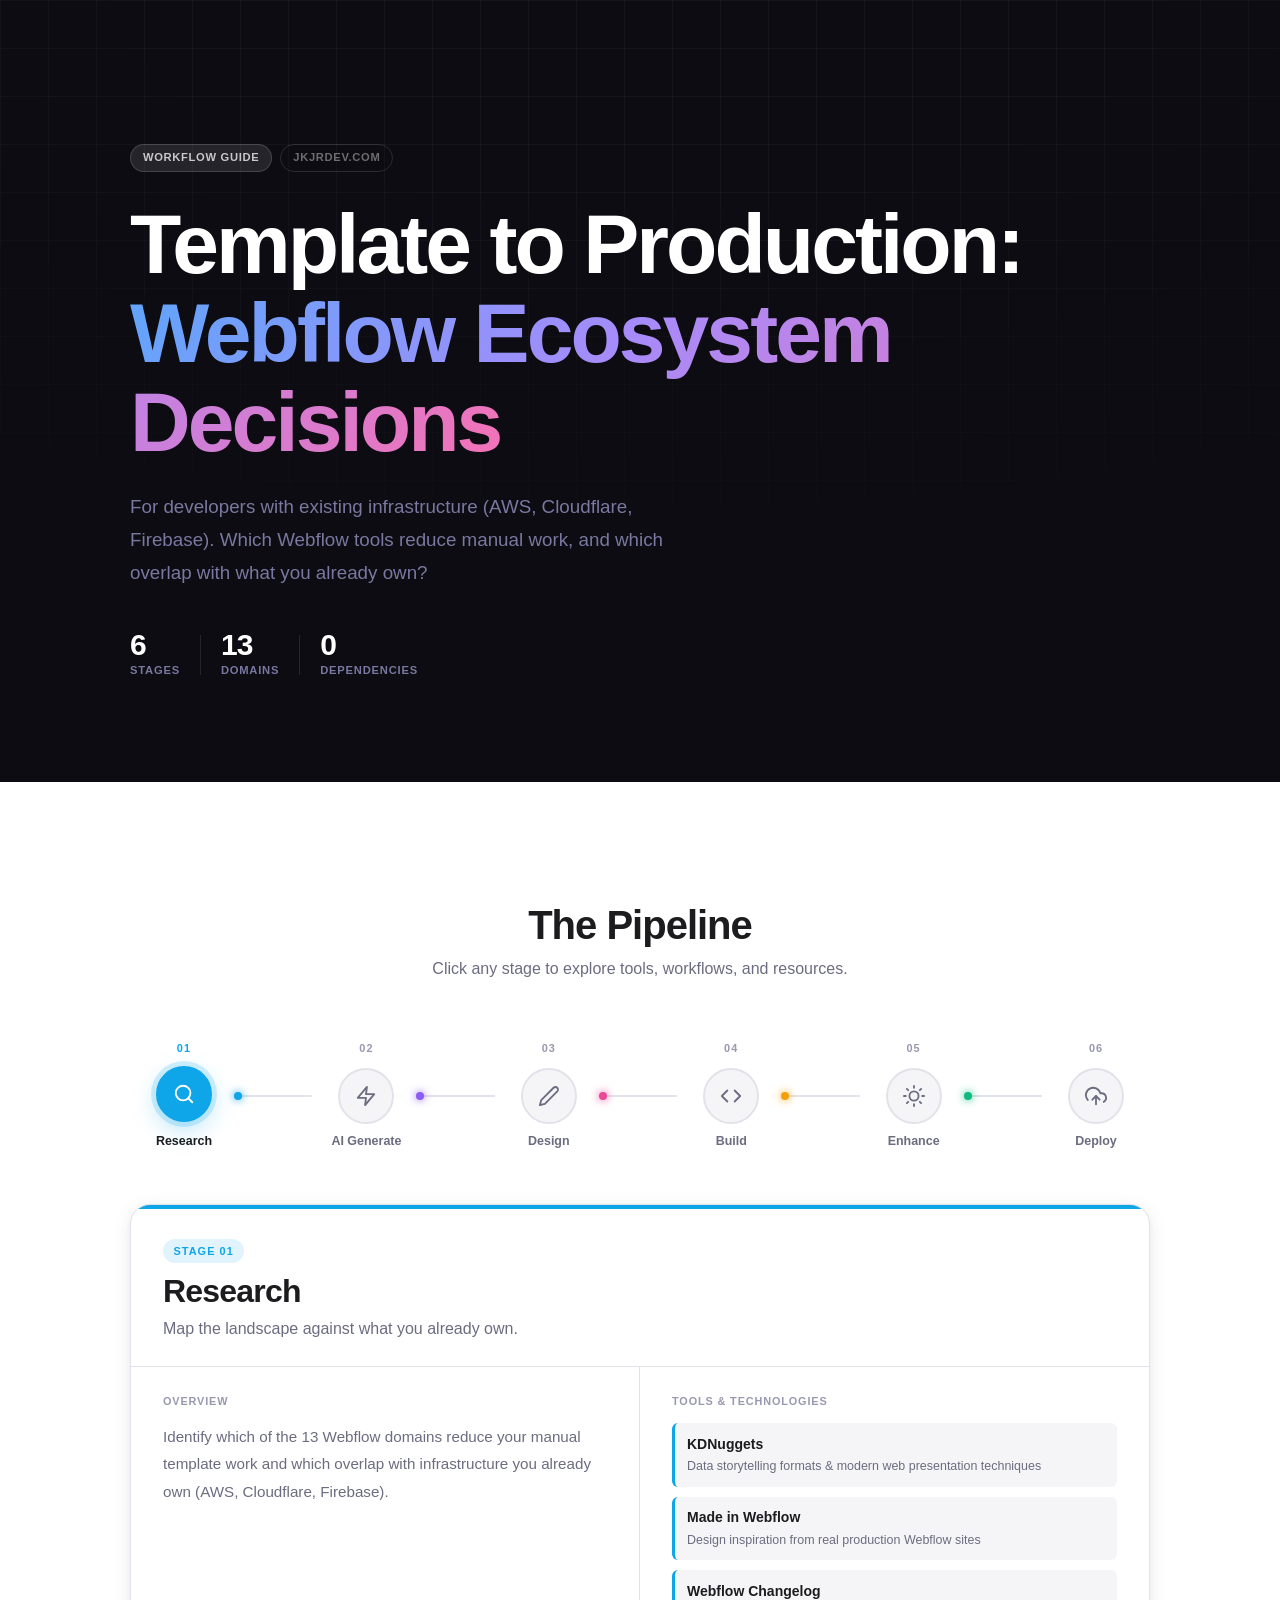
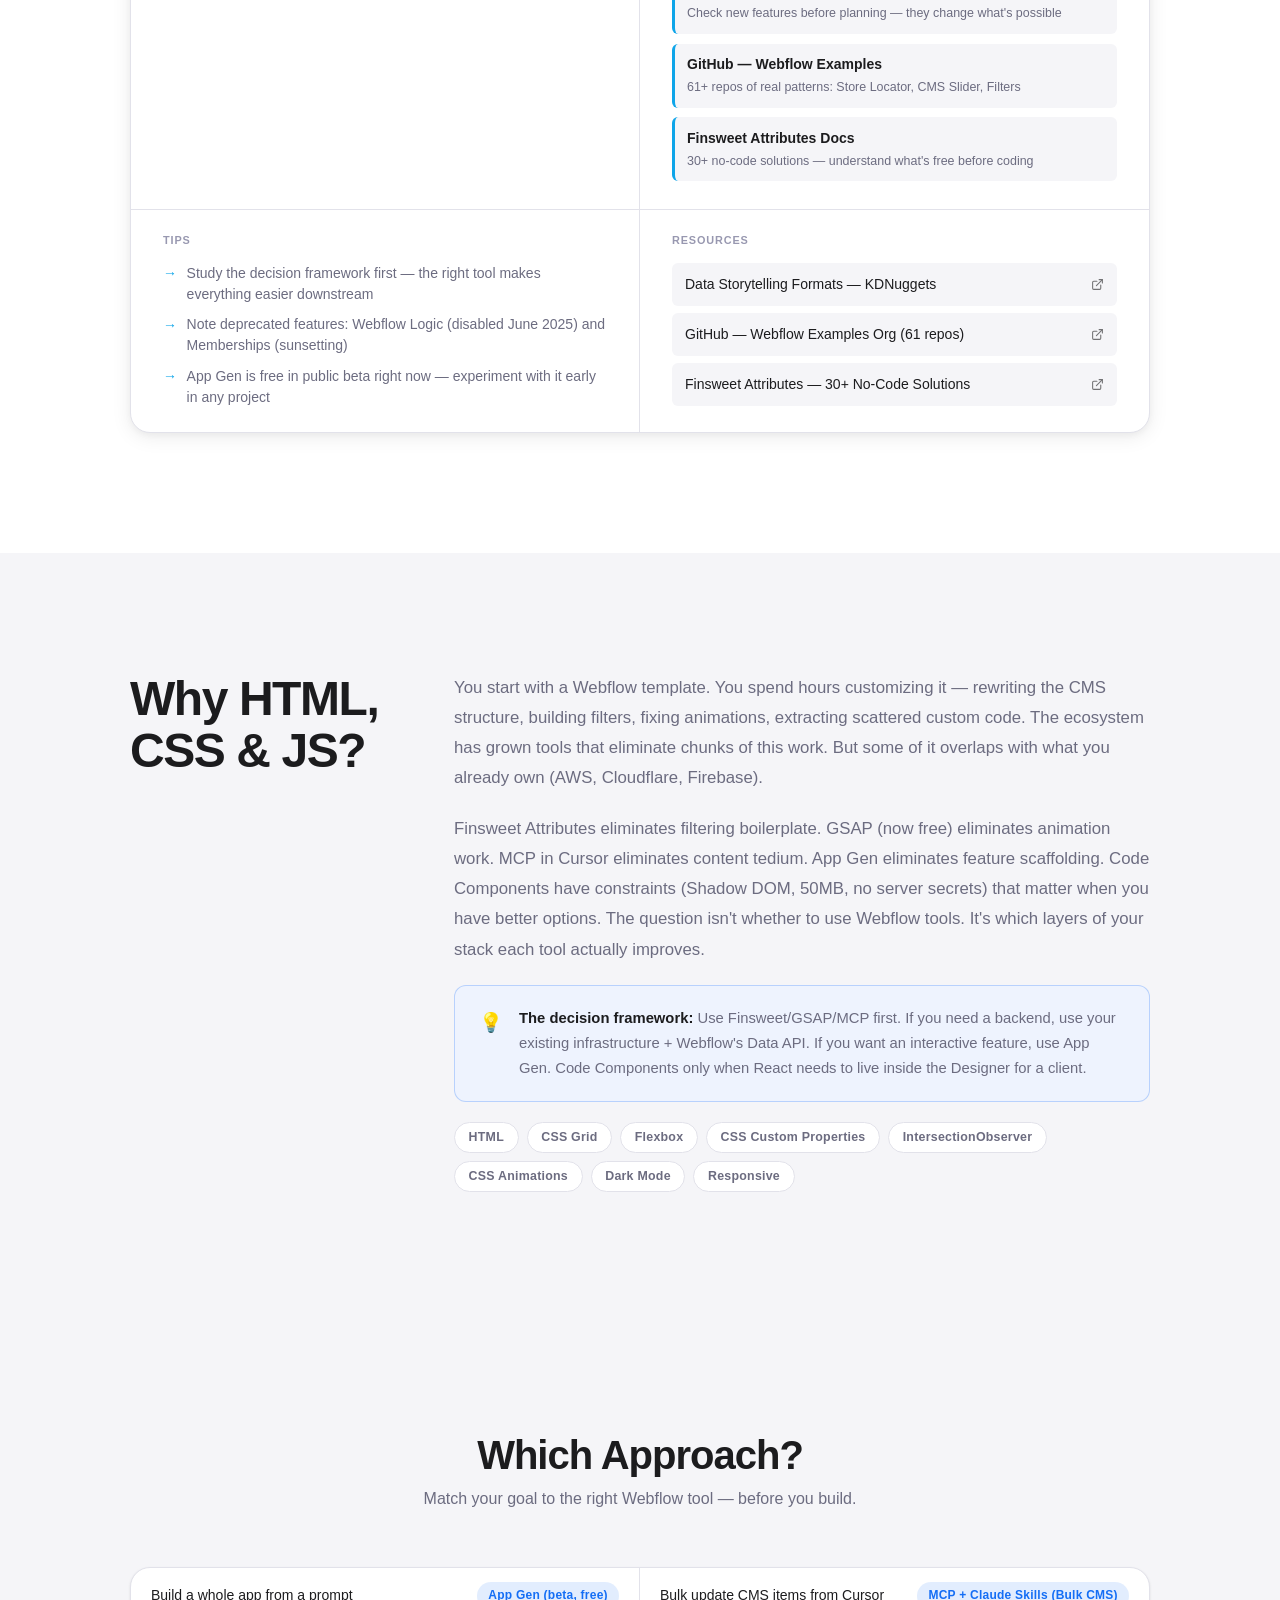
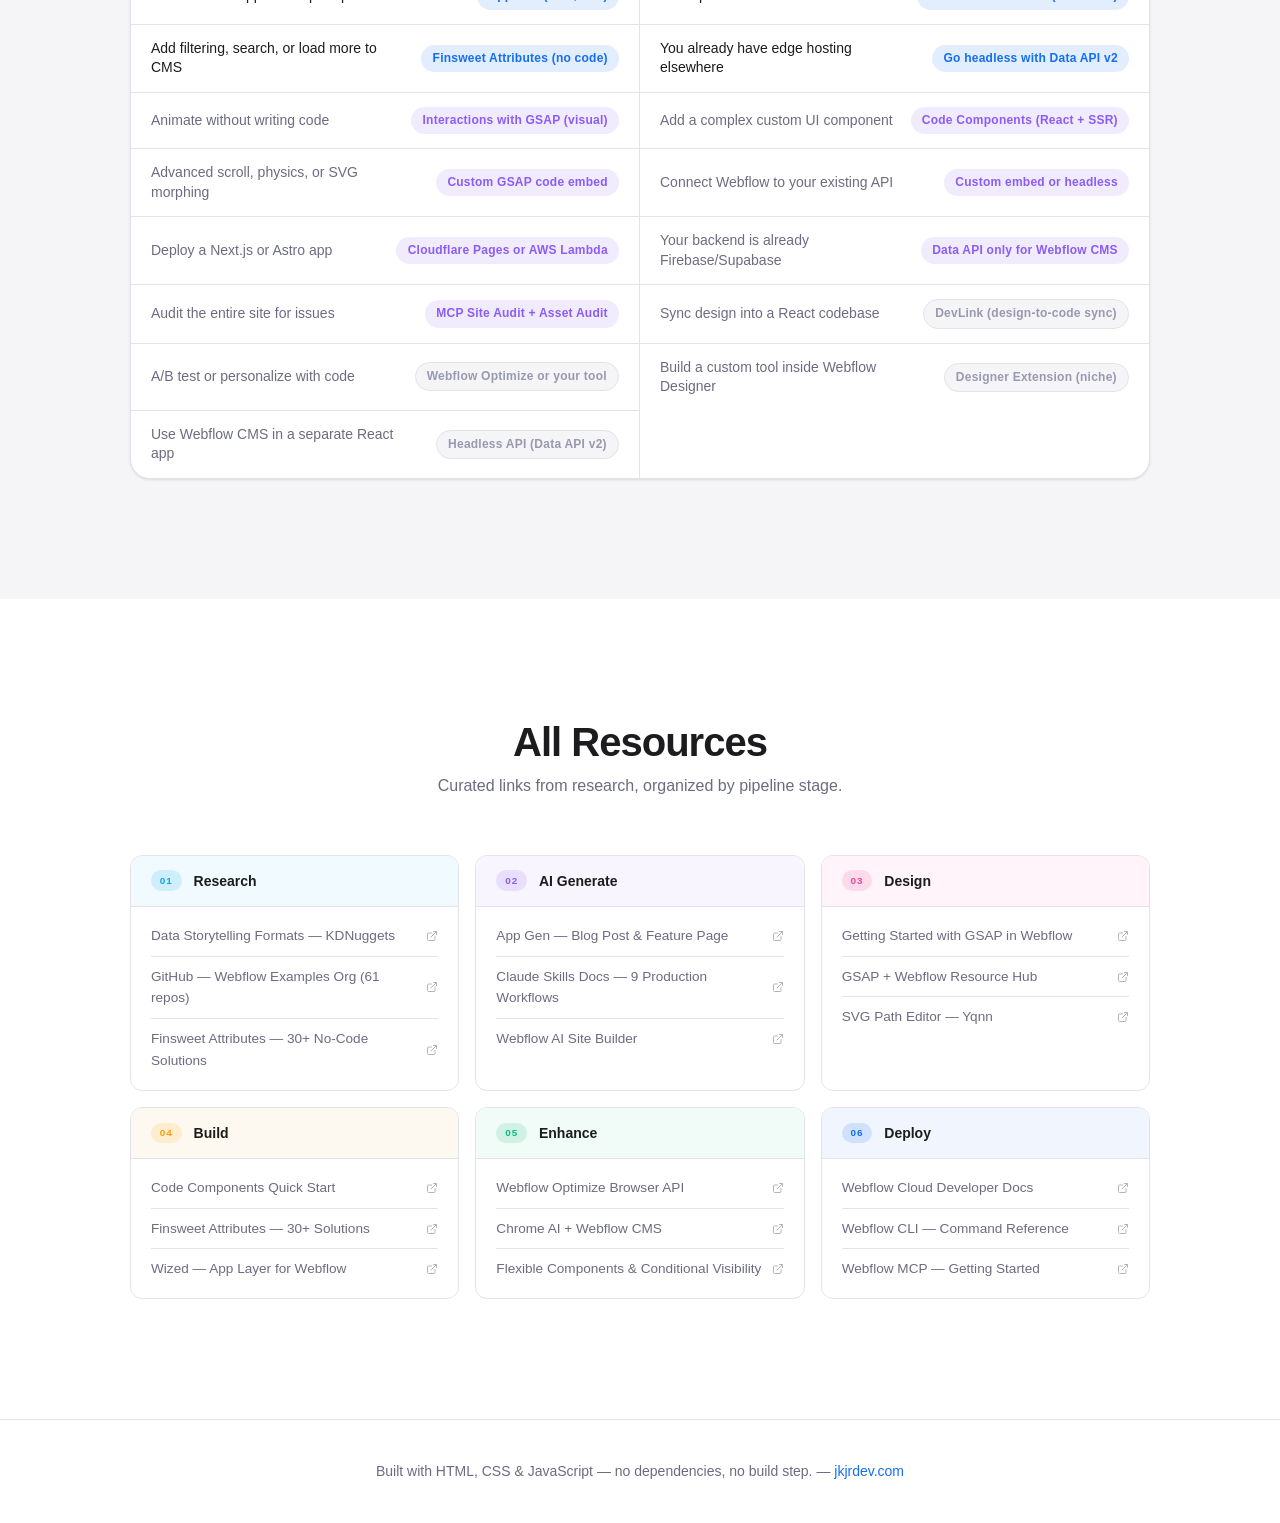
<file: index.html>
<!DOCTYPE html>
<html lang="en">
<head>
  <meta charset="UTF-8">
  <meta name="viewport" content="width=device-width, initial-scale=1.0">
  <meta name="description" content="A visual guide to building websites with Webflow + AI — a 6-stage interactive pipeline from research to deployment.">
  <title>Build a Website with Webflow + AI — jkjrdev.com</title>
  <link rel="stylesheet" href="styles.css">
</head>
<body>

  <header class="hero">
    <div class="container">
      <div class="hero__badges">
        <span class="badge">Workflow Guide</span>
        <span class="badge badge--outline">jkjrdev.com</span>
      </div>
      <h1 class="hero__title">
        Template to Production:<br>
        <span class="gradient-text">Webflow Ecosystem Decisions</span>
      </h1>
      <p class="hero__lead">
        For developers with existing infrastructure (AWS, Cloudflare, Firebase). Which Webflow tools reduce manual work, and which overlap with what you already own?
      </p>
      <div class="hero__stats" aria-label="Quick facts">
        <div class="hero__stat">
          <span class="hero__stat-num">6</span>
          <span class="hero__stat-label">Stages</span>
        </div>
        <div class="hero__stat-divider" aria-hidden="true"></div>
        <div class="hero__stat">
          <span class="hero__stat-num">13</span>
          <span class="hero__stat-label">Domains</span>
        </div>
        <div class="hero__stat-divider" aria-hidden="true"></div>
        <div class="hero__stat">
          <span class="hero__stat-num">0</span>
          <span class="hero__stat-label">Dependencies</span>
        </div>
      </div>
    </div>
    <div class="hero__grid" aria-hidden="true"></div>
  </header>

  <main>

    <section class="pipeline-section reveal" id="pipeline-section">
      <div class="container">
        <div class="section-header">
          <h2>The Pipeline</h2>
          <p>Click any stage to explore tools, workflows, and resources.</p>
        </div>
        <div class="pipeline" id="pipeline" role="tablist" aria-label="Webflow + AI development pipeline">
          <!-- Generated by script.js -->
        </div>
        <noscript>
          <p class="noscript-notice">Enable JavaScript to see the interactive pipeline.</p>
        </noscript>
        <div class="detail-panel" id="detail-panel" role="tabpanel" aria-live="polite" aria-label="Stage details">
          <!-- Populated by script.js -->
        </div>
      </div>
    </section>

    <section class="why-section reveal" id="why-section">
      <div class="container">
        <div class="why-grid">
          <div class="why-grid__heading">
            <h2>Why HTML,<br>CSS &amp; JS?</h2>
          </div>
          <div class="why-grid__body">
            <p>You start with a Webflow template. You spend hours customizing it — rewriting the CMS structure, building filters, fixing animations, extracting scattered custom code. The ecosystem has grown tools that eliminate chunks of this work. But some of it overlaps with what you already own (AWS, Cloudflare, Firebase).</p>
            <p>Finsweet Attributes eliminates filtering boilerplate. GSAP (now free) eliminates animation work. MCP in Cursor eliminates content tedium. App Gen eliminates feature scaffolding. Code Components have constraints (Shadow DOM, 50MB, no server secrets) that matter when you have better options. The question isn't whether to use Webflow tools. It's which layers of your stack each tool actually improves.</p>
            <div class="callout">
              <span class="callout__icon" aria-hidden="true">💡</span>
              <div>
                <strong>The decision framework:</strong> Use Finsweet/GSAP/MCP first. If you need a backend, use your existing infrastructure + Webflow's Data API. If you want an interactive feature, use App Gen. Code Components only when React needs to live inside the Designer for a client.
              </div>
            </div>
            <div class="tech-pills" aria-label="Technologies used on this page">
              <span class="pill">HTML</span>
              <span class="pill">CSS Grid</span>
              <span class="pill">Flexbox</span>
              <span class="pill">CSS Custom Properties</span>
              <span class="pill">IntersectionObserver</span>
              <span class="pill">CSS Animations</span>
              <span class="pill">Dark Mode</span>
              <span class="pill">Responsive</span>
            </div>
          </div>
        </div>
      </div>
    </section>

    <section class="decision-section reveal" id="decision-section">
      <div class="container">
        <div class="section-header">
          <h2>Which Approach?</h2>
          <p>Match your goal to the right Webflow tool — before you build.</p>
        </div>
        <div class="decision-grid" id="decision-grid">
          <!-- Generated by script.js from DECISIONS data -->
        </div>
      </div>
    </section>

    <section class="resources-section reveal" id="resources-section">
      <div class="container">
        <div class="section-header">
          <h2>All Resources</h2>
          <p>Curated links from research, organized by pipeline stage.</p>
        </div>
        <div class="resources-grid" id="resources-grid">
          <!-- Generated by script.js -->
        </div>
      </div>
    </section>

  </main>

  <footer class="site-footer">
    <div class="container">
      <p>Built with HTML, CSS &amp; JavaScript &mdash; no dependencies, no build step. &mdash; <a href="https://jkjrdev.com" target="_blank" rel="noopener noreferrer">jkjrdev.com</a></p>
    </div>
  </footer>

  <script src="script.js"></script>
</body>
</html>
</file>
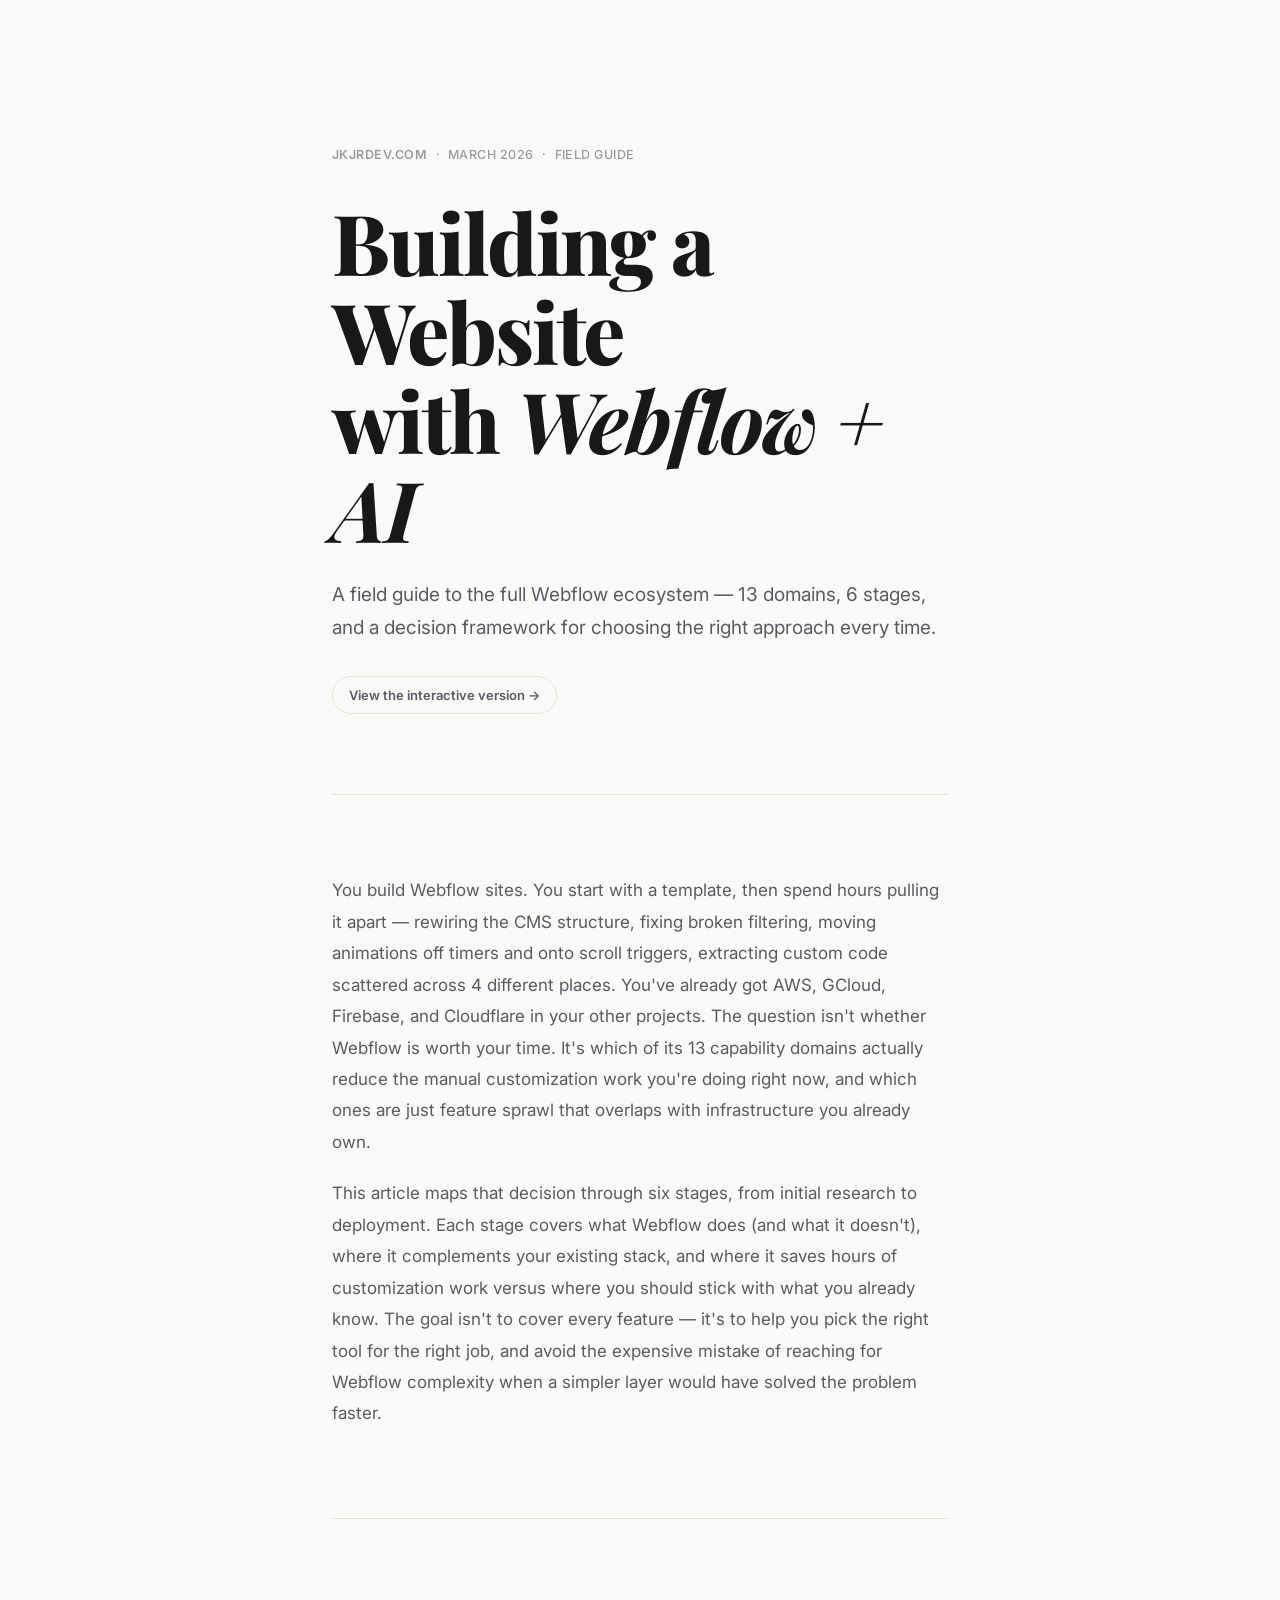
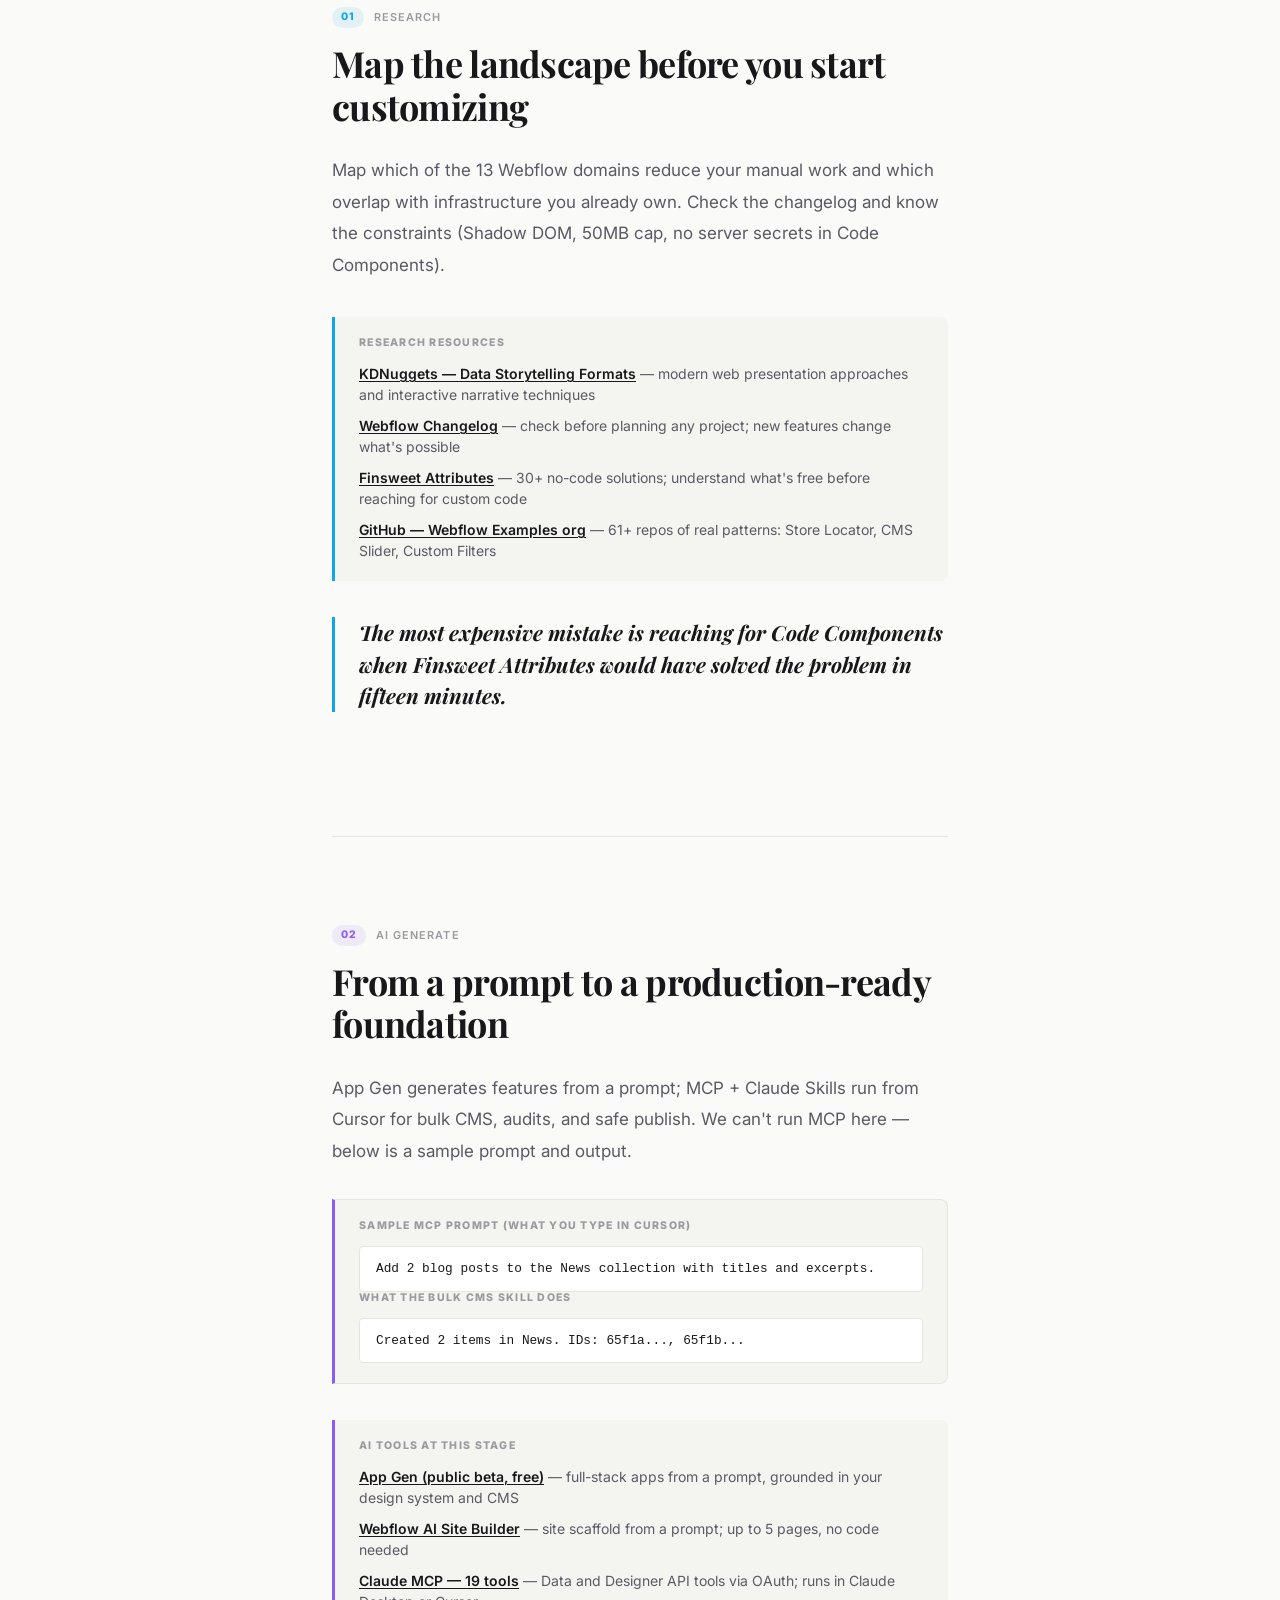
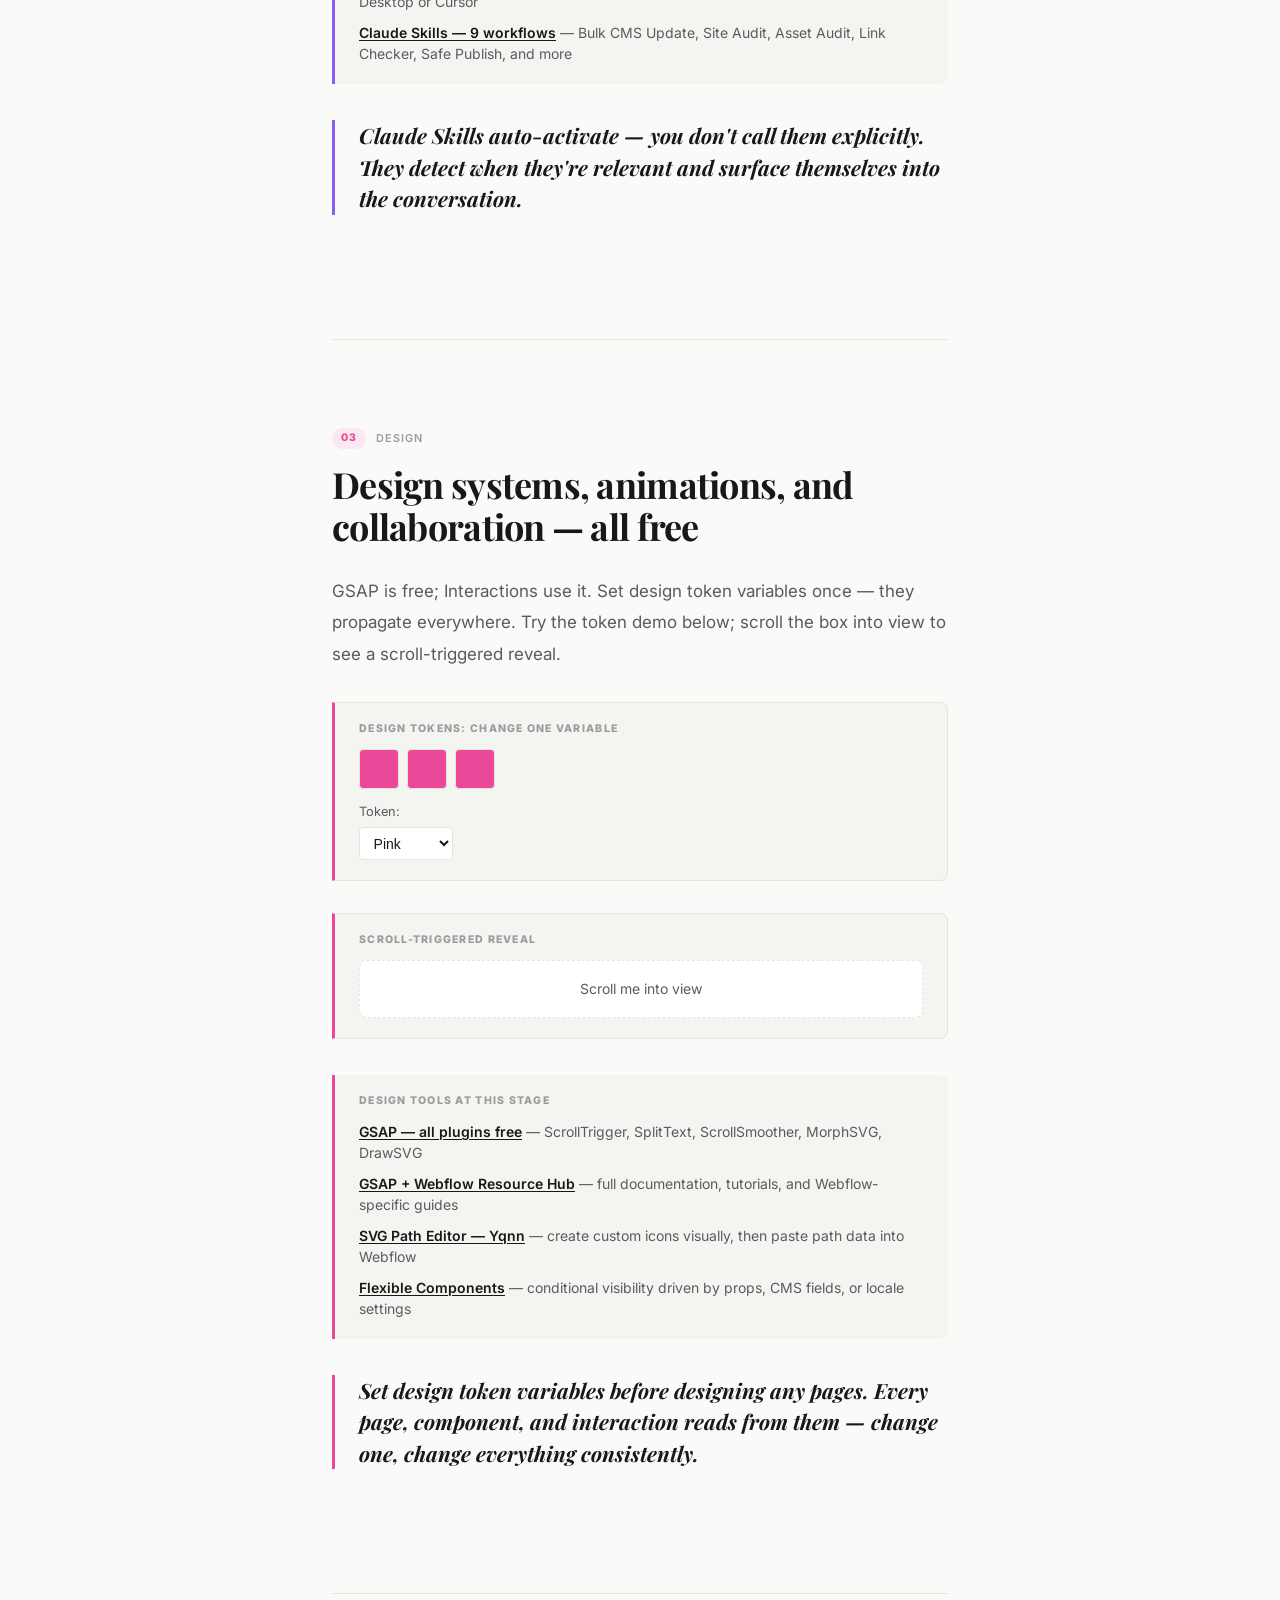
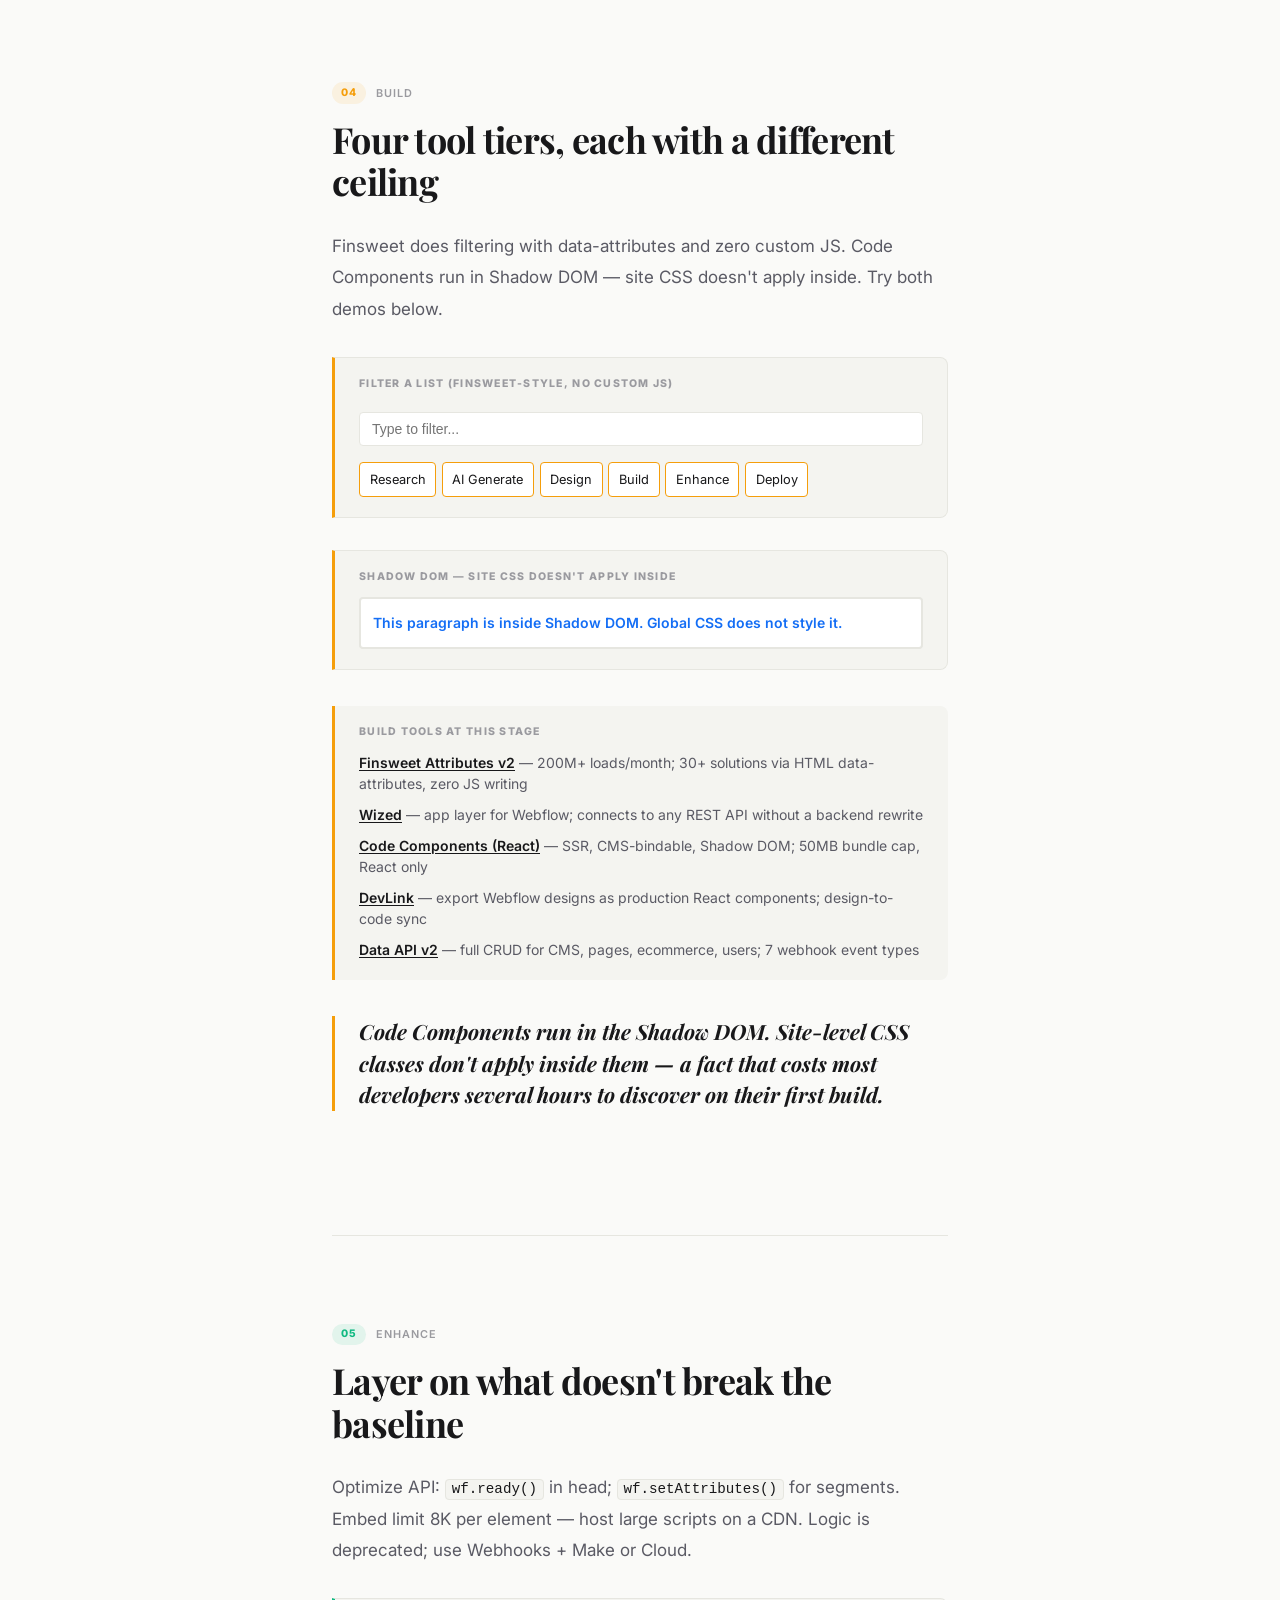
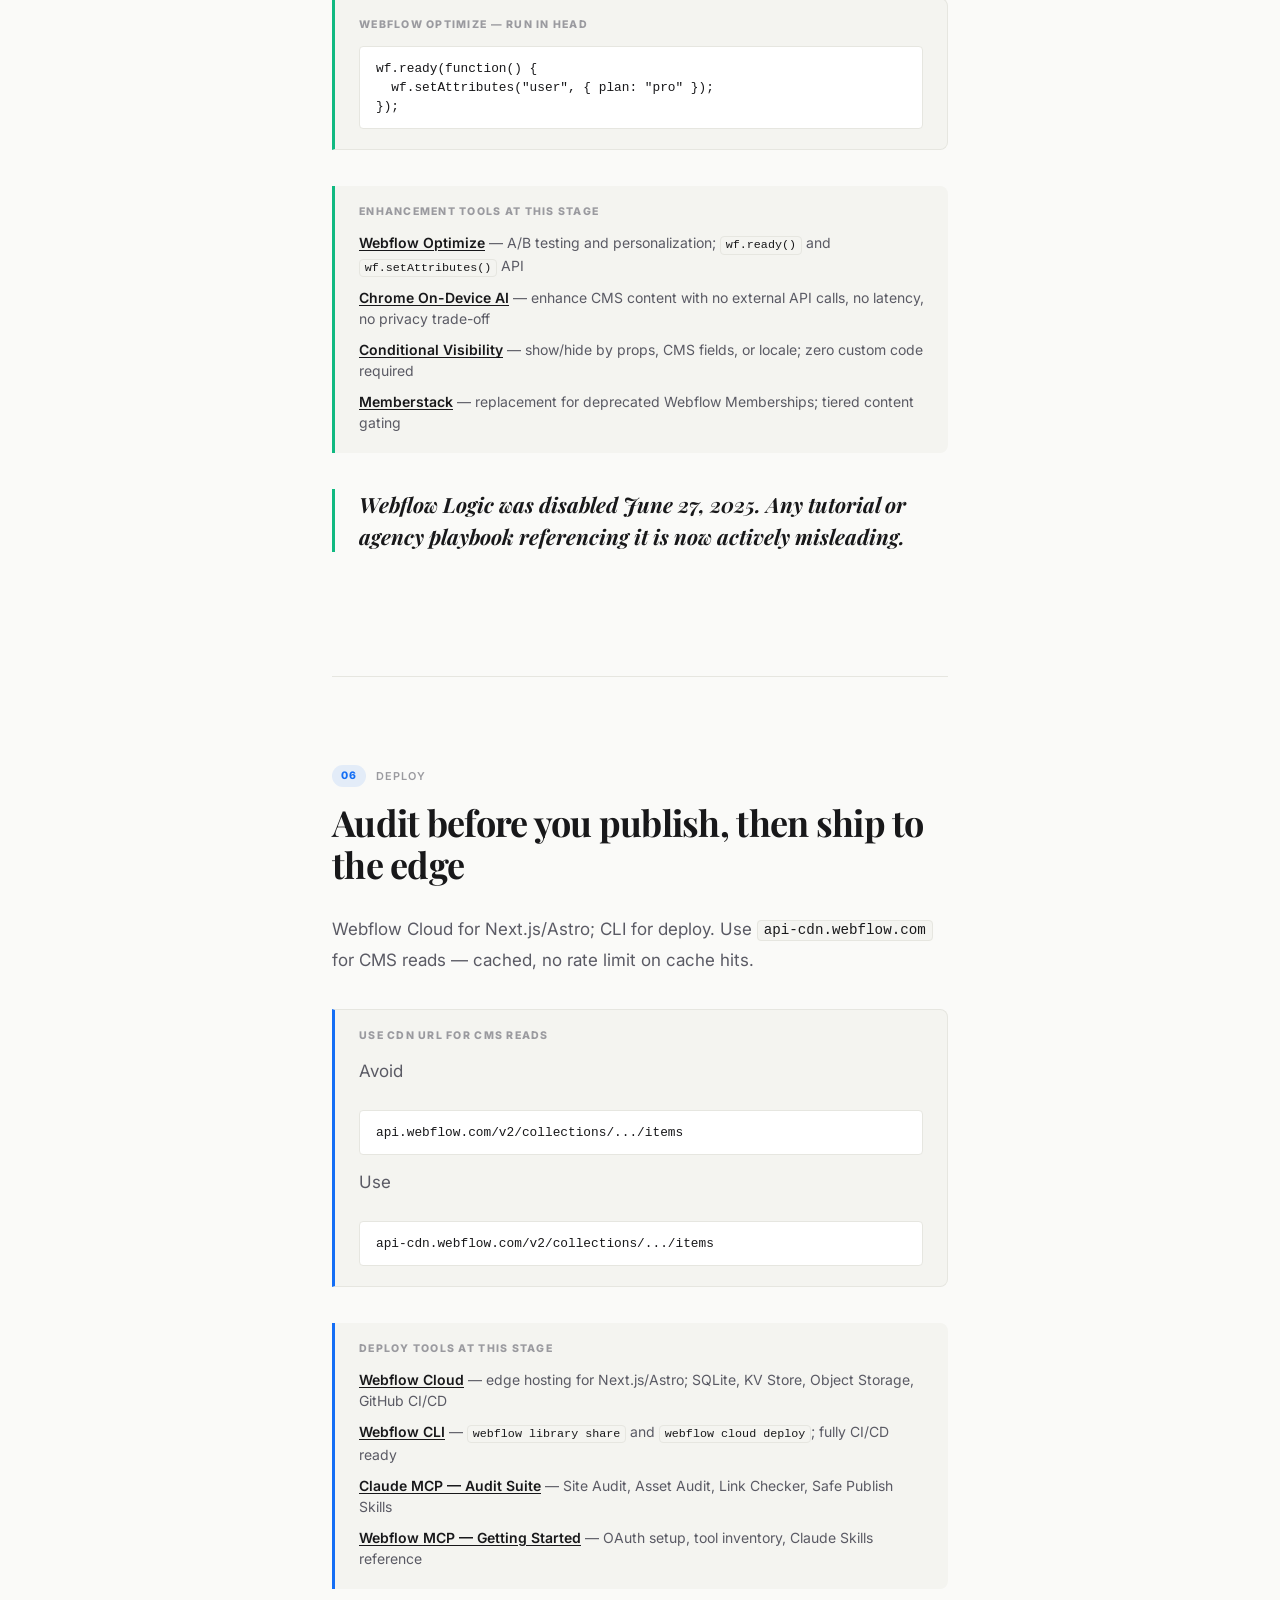
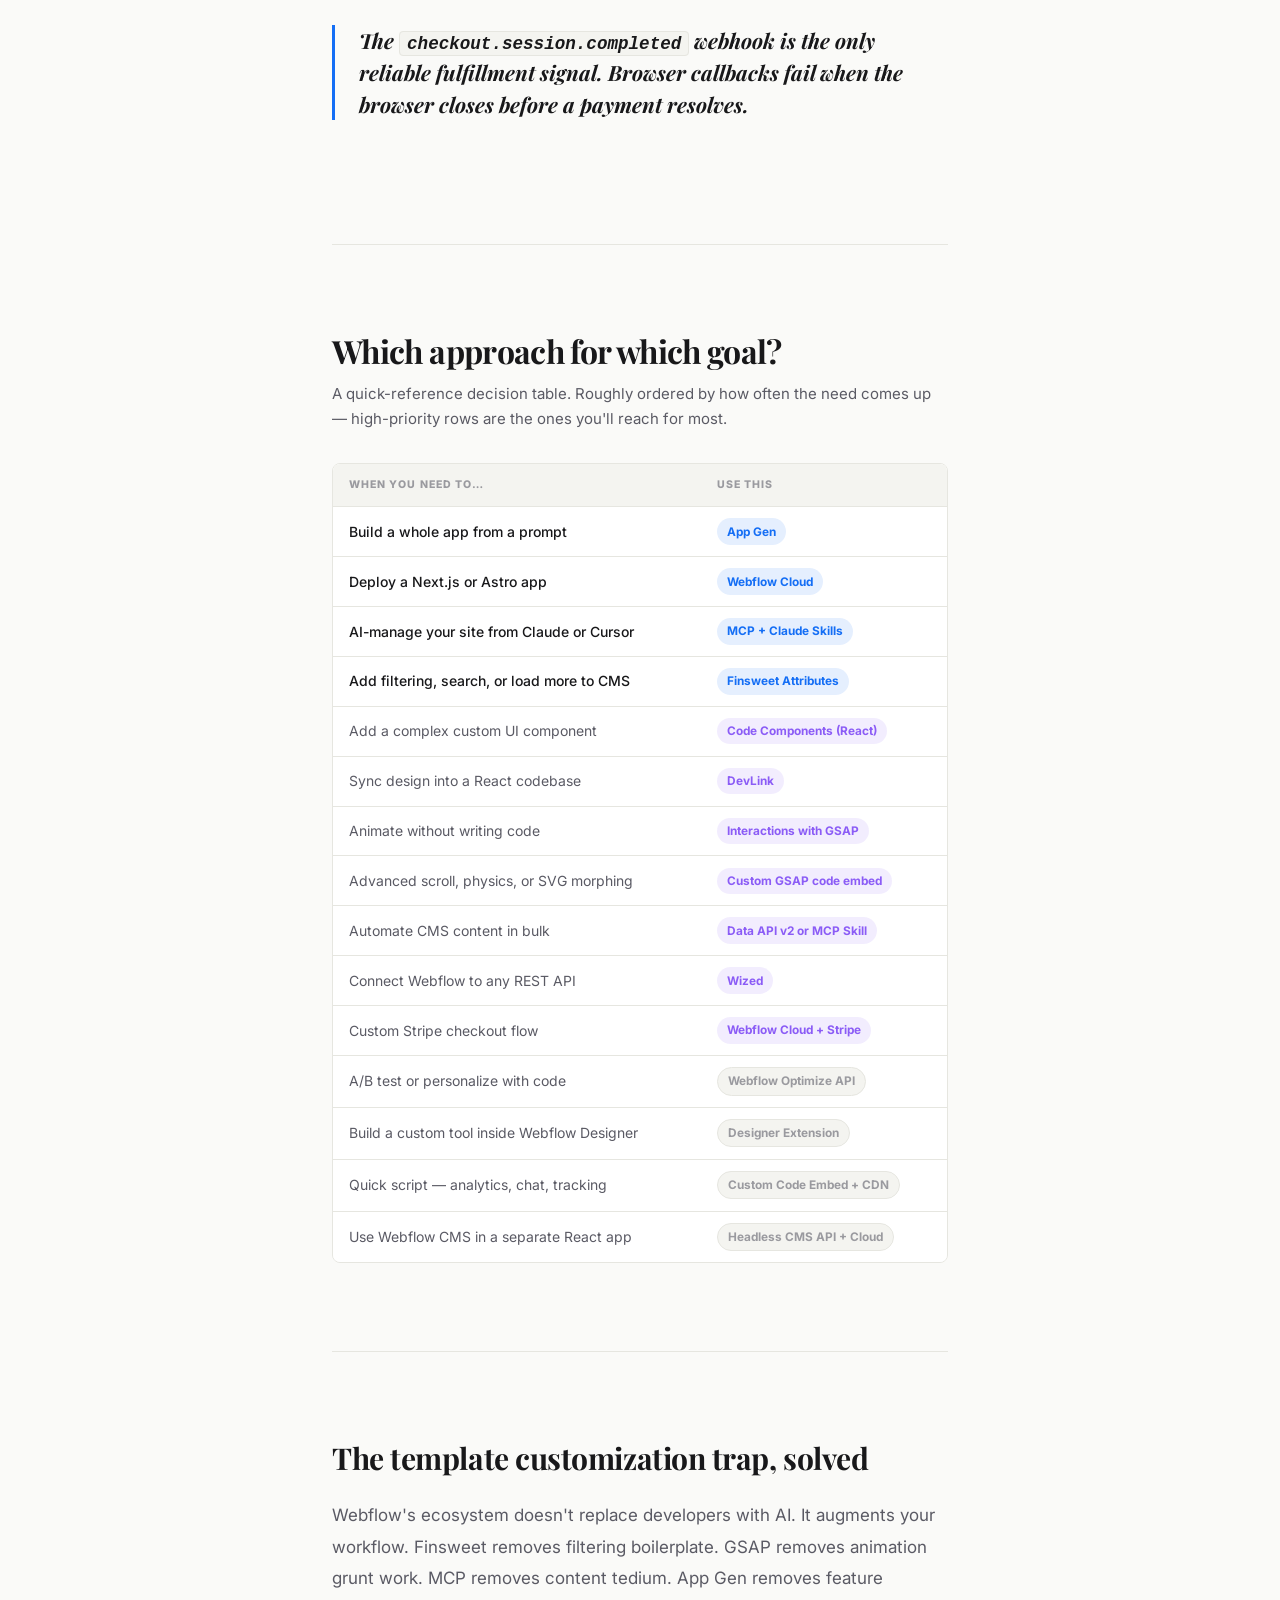
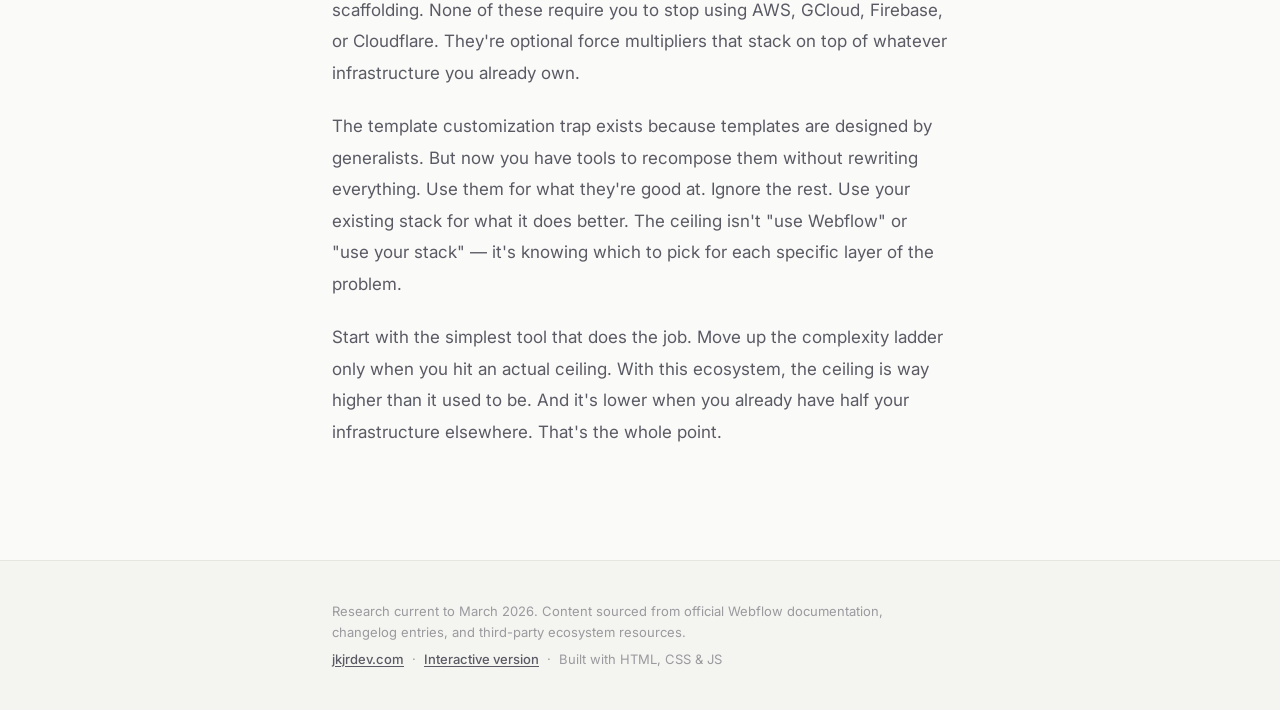
<file: editorial.html>
<!DOCTYPE html>
<html lang="en">
<head>
  <meta charset="UTF-8">
  <meta name="viewport" content="width=device-width, initial-scale=1.0">
  <meta name="description" content="A field guide to building websites with Webflow and AI — 13 domains, 6 stages, and the decision framework for choosing the right approach every time.">
  <title>Building a Website with Webflow + AI — jkjrdev.com</title>
  <link rel="preconnect" href="https://fonts.googleapis.com">
  <link rel="preconnect" href="https://fonts.gstatic.com" crossorigin>
  <link href="https://fonts.googleapis.com/css2?family=Playfair+Display:ital,wght@0,700;0,800;1,700&family=Inter:wght@400;500;600&display=swap" rel="stylesheet">
  <link rel="stylesheet" href="editorial.css">
</head>
<body>

  <nav class="progress-bar" id="progress-bar" aria-label="Article progress — click to jump to a section">
    <!-- Generated by editorial.js -->
  </nav>

  <article class="article">

    <header class="article-header" id="article-header">
      <div class="article-header__meta">
        <a href="https://jkjrdev.com">jkjrdev.com</a>
        <span aria-hidden="true">·</span>
        <time datetime="2026-03">March 2026</time>
        <span aria-hidden="true">·</span>
        <span>Field Guide</span>
      </div>
      <h1 class="article-header__title">
        Building a Website<br>with <em>Webflow + AI</em>
      </h1>
      <p class="article-header__lede">
        A field guide to the full Webflow ecosystem — 13 domains, 6 stages, and a decision framework for choosing the right approach every time.
      </p>
      <a href="index.html" class="article-header__alt">View the interactive version →</a>
    </header>

    <div class="article-intro">
      <p>You build Webflow sites. You start with a template, then spend hours pulling it apart — rewiring the CMS structure, fixing broken filtering, moving animations off timers and onto scroll triggers, extracting custom code scattered across 4 different places. You've already got AWS, GCloud, Firebase, and Cloudflare in your other projects. The question isn't whether Webflow is worth your time. It's which of its 13 capability domains actually reduce the manual customization work you're doing right now, and which ones are just feature sprawl that overlaps with infrastructure you already own.</p>
      <p>This article maps that decision through six stages, from initial research to deployment. Each stage covers what Webflow does (and what it doesn't), where it complements your existing stack, and where it saves hours of customization work versus where you should stick with what you already know. The goal isn't to cover every feature — it's to help you pick the right tool for the right job, and avoid the expensive mistake of reaching for Webflow complexity when a simpler layer would have solved the problem faster.</p>
    </div>

    <!-- ── Stage 01: Research ─────────────────────────────────────────── -->
    <section id="stage-research" class="stage-section" data-stage="0" style="--stage-color: #0ea5e9">
      <div class="stage-section__label">
        <span class="stage-section__num">01</span>
        <span class="stage-section__name">Research</span>
      </div>
      <h2 class="stage-section__heading">Map the landscape before you start customizing</h2>
      <div class="stage-section__body">
        <p>Map which of the 13 Webflow domains reduce your manual work and which overlap with infrastructure you already own. Check the changelog and know the constraints (Shadow DOM, 50MB cap, no server secrets in Code Components).</p>

        <aside class="stage-aside">
          <h3 class="stage-aside__heading">Research resources</h3>
          <ul class="stage-aside__list">
            <li><a href="https://www.kdnuggets.com/the-future-of-data-storytelling-formats-beyond-dashboards" target="_blank" rel="noopener">KDNuggets — Data Storytelling Formats</a> — modern web presentation approaches and interactive narrative techniques</li>
            <li><a href="https://webflow.com/updates" target="_blank" rel="noopener">Webflow Changelog</a> — check before planning any project; new features change what's possible</li>
            <li><a href="https://finsweet.com/attributes/" target="_blank" rel="noopener">Finsweet Attributes</a> — 30+ no-code solutions; understand what's free before reaching for custom code</li>
            <li><a href="https://github.com/Webflow-Examples/code-components-examples" target="_blank" rel="noopener">GitHub — Webflow Examples org</a> — 61+ repos of real patterns: Store Locator, CMS Slider, Custom Filters</li>
          </ul>
        </aside>

        <blockquote class="stage-pullquote">
          <p>The most expensive mistake is reaching for Code Components when Finsweet Attributes would have solved the problem in fifteen minutes.</p>
        </blockquote>
      </div>
    </section>

    <!-- ── Stage 02: AI Generate ──────────────────────────────────────── -->
    <section id="stage-ai-generate" class="stage-section" data-stage="1" style="--stage-color: #8b5cf6">
      <div class="stage-section__label">
        <span class="stage-section__num">02</span>
        <span class="stage-section__name">AI Generate</span>
      </div>
      <h2 class="stage-section__heading">From a prompt to a production-ready foundation</h2>
      <div class="stage-section__body">
        <p>App Gen generates features from a prompt; MCP + Claude Skills run from Cursor for bulk CMS, audits, and safe publish. We can't run MCP here — below is a sample prompt and output.</p>

        <div class="stage-aside stage-demo">
          <h3 class="stage-aside__heading">Sample MCP prompt (what you type in Cursor)</h3>
          <pre class="stage-demo__pre">Add 2 blog posts to the News collection with titles and excerpts.</pre>
          <h3 class="stage-aside__heading">What the Bulk CMS Skill does</h3>
          <pre class="stage-demo__pre">Created 2 items in News. IDs: 65f1a..., 65f1b...</pre>
        </div>

        <aside class="stage-aside">
          <h3 class="stage-aside__heading">AI tools at this stage</h3>
          <ul class="stage-aside__list">
            <li><a href="https://webflow.com/blog/app-gen" target="_blank" rel="noopener">App Gen (public beta, free)</a> — full-stack apps from a prompt, grounded in your design system and CMS</li>
            <li><a href="https://webflow.com/ai-site-builder" target="_blank" rel="noopener">Webflow AI Site Builder</a> — site scaffold from a prompt; up to 5 pages, no code needed</li>
            <li><a href="https://developers.webflow.com/mcp/reference/getting-started" target="_blank" rel="noopener">Claude MCP — 19 tools</a> — Data and Designer API tools via OAuth; runs in Claude Desktop or Cursor</li>
            <li><a href="https://developers.webflow.com/mcp/reference/claude-skills" target="_blank" rel="noopener">Claude Skills — 9 workflows</a> — Bulk CMS Update, Site Audit, Asset Audit, Link Checker, Safe Publish, and more</li>
          </ul>
        </aside>

        <blockquote class="stage-pullquote">
          <p>Claude Skills auto-activate — you don't call them explicitly. They detect when they're relevant and surface themselves into the conversation.</p>
        </blockquote>
      </div>
    </section>

    <!-- ── Stage 03: Design ───────────────────────────────────────────── -->
    <section id="stage-design" class="stage-section" data-stage="2" style="--stage-color: #ec4899">
      <div class="stage-section__label">
        <span class="stage-section__num">03</span>
        <span class="stage-section__name">Design</span>
      </div>
      <h2 class="stage-section__heading">Design systems, animations, and collaboration — all free</h2>
      <div class="stage-section__body">
        <p>GSAP is free; Interactions use it. Set design token variables once — they propagate everywhere. Try the token demo below; scroll the box into view to see a scroll-triggered reveal.</p>

        <div class="stage-demo stage-demo--tokens" data-demo="tokens">
          <h3 class="stage-aside__heading">Design tokens: change one variable</h3>
          <div class="stage-demo__strip" id="editorial-tokens-strip">
            <span class="stage-demo__swatch" style="background: var(--demo-token, #ec4899);"></span>
            <span class="stage-demo__swatch" style="background: var(--demo-token, #ec4899);"></span>
            <span class="stage-demo__swatch" style="background: var(--demo-token, #ec4899);"></span>
          </div>
          <label for="editorial-token-select" class="stage-demo__label">Token:</label>
          <select id="editorial-token-select" class="stage-demo__select" aria-label="Change design token color">
            <option value="#ec4899">Pink</option>
            <option value="#8b5cf6">Violet</option>
            <option value="#0ea5e9">Sky</option>
            <option value="#10b981">Emerald</option>
          </select>
        </div>
        <div class="stage-demo">
          <h3 class="stage-aside__heading">Scroll-triggered reveal</h3>
          <div class="stage-demo__scroll-box" id="editorial-scroll-reveal">Scroll me into view</div>
        </div>

        <aside class="stage-aside">
          <h3 class="stage-aside__heading">Design tools at this stage</h3>
          <ul class="stage-aside__list">
            <li><a href="https://help.webflow.com/hc/en-us/articles/40538857574419-Getting-started-with-GSAP-in-Webflow" target="_blank" rel="noopener">GSAP — all plugins free</a> — ScrollTrigger, SplitText, ScrollSmoother, MorphSVG, DrawSVG</li>
            <li><a href="https://gsap.com/resources/Webflow/" target="_blank" rel="noopener">GSAP + Webflow Resource Hub</a> — full documentation, tutorials, and Webflow-specific guides</li>
            <li><a href="https://yqnn.github.io/svg-path-editor/" target="_blank" rel="noopener">SVG Path Editor — Yqnn</a> — create custom icons visually, then paste path data into Webflow</li>
            <li><a href="https://webflow.com/updates/create-more-flexible-components-and-cms-pages" target="_blank" rel="noopener">Flexible Components</a> — conditional visibility driven by props, CMS fields, or locale settings</li>
          </ul>
        </aside>

        <blockquote class="stage-pullquote">
          <p>Set design token variables before designing any pages. Every page, component, and interaction reads from them — change one, change everything consistently.</p>
        </blockquote>
      </div>
    </section>

    <!-- ── Stage 04: Build ────────────────────────────────────────────── -->
    <section id="stage-build" class="stage-section" data-stage="3" style="--stage-color: #f59e0b">
      <div class="stage-section__label">
        <span class="stage-section__num">04</span>
        <span class="stage-section__name">Build</span>
      </div>
      <h2 class="stage-section__heading">Four tool tiers, each with a different ceiling</h2>
      <div class="stage-section__body">
        <p>Finsweet does filtering with data-attributes and zero custom JS. Code Components run in Shadow DOM — site CSS doesn't apply inside. Try both demos below.</p>

        <div class="stage-demo stage-demo--filter" data-demo="filter">
          <h3 class="stage-aside__heading">Filter a list (Finsweet-style, no custom JS)</h3>
          <input type="text" class="stage-demo__input" id="editorial-filter-input" placeholder="Type to filter..." aria-label="Filter list">
          <ul class="stage-demo__list" id="editorial-filter-list">
            <li class="stage-demo__item" data-name="Research">Research</li>
            <li class="stage-demo__item" data-name="AI Generate">AI Generate</li>
            <li class="stage-demo__item" data-name="Design">Design</li>
            <li class="stage-demo__item" data-name="Build">Build</li>
            <li class="stage-demo__item" data-name="Enhance">Enhance</li>
            <li class="stage-demo__item" data-name="Deploy">Deploy</li>
          </ul>
        </div>
        <div class="stage-demo" data-demo="shadow">
          <h3 class="stage-aside__heading">Shadow DOM — site CSS doesn't apply inside</h3>
          <div class="stage-demo__shadow-host" id="editorial-shadow-host"></div>
        </div>

        <aside class="stage-aside">
          <h3 class="stage-aside__heading">Build tools at this stage</h3>
          <ul class="stage-aside__list">
            <li><a href="https://finsweet.com/attributes/" target="_blank" rel="noopener">Finsweet Attributes v2</a> — 200M+ loads/month; 30+ solutions via HTML data-attributes, zero JS writing</li>
            <li><a href="https://www.wized.com/" target="_blank" rel="noopener">Wized</a> — app layer for Webflow; connects to any REST API without a backend rewrite</li>
            <li><a href="https://developers.webflow.com/code-components/introduction/quick-start" target="_blank" rel="noopener">Code Components (React)</a> — SSR, CMS-bindable, Shadow DOM; 50MB bundle cap, React only</li>
            <li><a href="https://developers.webflow.com/devlink/docs/component-export" target="_blank" rel="noopener">DevLink</a> — export Webflow designs as production React components; design-to-code sync</li>
            <li><a href="https://developers.webflow.com/data/docs/working-with-the-cms" target="_blank" rel="noopener">Data API v2</a> — full CRUD for CMS, pages, ecommerce, users; 7 webhook event types</li>
          </ul>
        </aside>

        <blockquote class="stage-pullquote">
          <p>Code Components run in the Shadow DOM. Site-level CSS classes don't apply inside them — a fact that costs most developers several hours to discover on their first build.</p>
        </blockquote>
      </div>
    </section>

    <!-- ── Stage 05: Enhance ──────────────────────────────────────────── -->
    <section id="stage-enhance" class="stage-section" data-stage="4" style="--stage-color: #10b981">
      <div class="stage-section__label">
        <span class="stage-section__num">05</span>
        <span class="stage-section__name">Enhance</span>
      </div>
      <h2 class="stage-section__heading">Layer on what doesn't break the baseline</h2>
      <div class="stage-section__body">
        <p>Optimize API: <code>wf.ready()</code> in head; <code>wf.setAttributes()</code> for segments. Embed limit 8K per element — host large scripts on a CDN. Logic is deprecated; use Webhooks + Make or Cloud.</p>

        <div class="stage-demo">
          <h3 class="stage-aside__heading">Webflow Optimize — run in head</h3>
          <pre class="stage-demo__pre">wf.ready(function() {
  wf.setAttributes("user", { plan: "pro" });
});</pre>
        </div>

        <aside class="stage-aside">
          <h3 class="stage-aside__heading">Enhancement tools at this stage</h3>
          <ul class="stage-aside__list">
            <li><a href="https://developers.webflow.com/browser/optimize/quickstart" target="_blank" rel="noopener">Webflow Optimize</a> — A/B testing and personalization; <code>wf.ready()</code> and <code>wf.setAttributes()</code> API</li>
            <li><a href="https://webflow.com/blog/chrome-ai-cms-content" target="_blank" rel="noopener">Chrome On-Device AI</a> — enhance CMS content with no external API calls, no latency, no privacy trade-off</li>
            <li><a href="https://webflow.com/updates/create-more-flexible-components-and-cms-pages" target="_blank" rel="noopener">Conditional Visibility</a> — show/hide by props, CMS fields, or locale; zero custom code required</li>
            <li><a href="https://www.memberstack.com/" target="_blank" rel="noopener">Memberstack</a> — replacement for deprecated Webflow Memberships; tiered content gating</li>
          </ul>
        </aside>

        <blockquote class="stage-pullquote">
          <p>Webflow Logic was disabled June 27, 2025. Any tutorial or agency playbook referencing it is now actively misleading.</p>
        </blockquote>
      </div>
    </section>

    <!-- ── Stage 06: Deploy ───────────────────────────────────────────── -->
    <section id="stage-deploy" class="stage-section" data-stage="5" style="--stage-color: #146ef5">
      <div class="stage-section__label">
        <span class="stage-section__num">06</span>
        <span class="stage-section__name">Deploy</span>
      </div>
      <h2 class="stage-section__heading">Audit before you publish, then ship to the edge</h2>
      <div class="stage-section__body">
        <p>Webflow Cloud for Next.js/Astro; CLI for deploy. Use <code>api-cdn.webflow.com</code> for CMS reads — cached, no rate limit on cache hits.</p>

        <div class="stage-demo">
          <h3 class="stage-aside__heading">Use CDN URL for CMS reads</h3>
          <p class="stage-demo__label">Avoid</p>
          <pre class="stage-demo__pre">api.webflow.com/v2/collections/.../items</pre>
          <p class="stage-demo__label">Use</p>
          <pre class="stage-demo__pre">api-cdn.webflow.com/v2/collections/.../items</pre>
        </div>

        <aside class="stage-aside">
          <h3 class="stage-aside__heading">Deploy tools at this stage</h3>
          <ul class="stage-aside__list">
            <li><a href="https://developers.webflow.com/webflow-cloud/intro" target="_blank" rel="noopener">Webflow Cloud</a> — edge hosting for Next.js/Astro; SQLite, KV Store, Object Storage, GitHub CI/CD</li>
            <li><a href="https://developers.webflow.com/cli/reference/webflow-cli" target="_blank" rel="noopener">Webflow CLI</a> — <code>webflow library share</code> and <code>webflow cloud deploy</code>; fully CI/CD ready</li>
            <li><a href="https://developers.webflow.com/mcp/reference/claude-skills" target="_blank" rel="noopener">Claude MCP — Audit Suite</a> — Site Audit, Asset Audit, Link Checker, Safe Publish Skills</li>
            <li><a href="https://developers.webflow.com/mcp/reference/getting-started" target="_blank" rel="noopener">Webflow MCP — Getting Started</a> — OAuth setup, tool inventory, Claude Skills reference</li>
          </ul>
        </aside>

        <blockquote class="stage-pullquote">
          <p>The <code>checkout.session.completed</code> webhook is the only reliable fulfillment signal. Browser callbacks fail when the browser closes before a payment resolves.</p>
        </blockquote>
      </div>
    </section>

    <!-- ── Decision Framework ─────────────────────────────────────────── -->
    <section id="decision" class="decision-section">
      <h2 class="decision-section__heading">Which approach for which goal?</h2>
      <p class="decision-section__intro">A quick-reference decision table. Roughly ordered by how often the need comes up — high-priority rows are the ones you'll reach for most.</p>
      <div class="decision-table-wrap">
        <table class="decision-table">
          <thead>
            <tr>
              <th>When you need to&hellip;</th>
              <th>Use this</th>
            </tr>
          </thead>
          <tbody>
            <tr data-priority="high">
              <td>Build a whole app from a prompt</td>
              <td><span class="decision-badge decision-badge--high">App Gen</span></td>
            </tr>
            <tr data-priority="high">
              <td>Deploy a Next.js or Astro app</td>
              <td><span class="decision-badge decision-badge--high">Webflow Cloud</span></td>
            </tr>
            <tr data-priority="high">
              <td>AI-manage your site from Claude or Cursor</td>
              <td><span class="decision-badge decision-badge--high">MCP + Claude Skills</span></td>
            </tr>
            <tr data-priority="high">
              <td>Add filtering, search, or load more to CMS</td>
              <td><span class="decision-badge decision-badge--high">Finsweet Attributes</span></td>
            </tr>
            <tr data-priority="medium">
              <td>Add a complex custom UI component</td>
              <td><span class="decision-badge decision-badge--medium">Code Components (React)</span></td>
            </tr>
            <tr data-priority="medium">
              <td>Sync design into a React codebase</td>
              <td><span class="decision-badge decision-badge--medium">DevLink</span></td>
            </tr>
            <tr data-priority="medium">
              <td>Animate without writing code</td>
              <td><span class="decision-badge decision-badge--medium">Interactions with GSAP</span></td>
            </tr>
            <tr data-priority="medium">
              <td>Advanced scroll, physics, or SVG morphing</td>
              <td><span class="decision-badge decision-badge--medium">Custom GSAP code embed</span></td>
            </tr>
            <tr data-priority="medium">
              <td>Automate CMS content in bulk</td>
              <td><span class="decision-badge decision-badge--medium">Data API v2 or MCP Skill</span></td>
            </tr>
            <tr data-priority="medium">
              <td>Connect Webflow to any REST API</td>
              <td><span class="decision-badge decision-badge--medium">Wized</span></td>
            </tr>
            <tr data-priority="medium">
              <td>Custom Stripe checkout flow</td>
              <td><span class="decision-badge decision-badge--medium">Webflow Cloud + Stripe</span></td>
            </tr>
            <tr data-priority="low">
              <td>A/B test or personalize with code</td>
              <td><span class="decision-badge decision-badge--low">Webflow Optimize API</span></td>
            </tr>
            <tr data-priority="low">
              <td>Build a custom tool inside Webflow Designer</td>
              <td><span class="decision-badge decision-badge--low">Designer Extension</span></td>
            </tr>
            <tr data-priority="low">
              <td>Quick script — analytics, chat, tracking</td>
              <td><span class="decision-badge decision-badge--low">Custom Code Embed + CDN</span></td>
            </tr>
            <tr data-priority="low">
              <td>Use Webflow CMS in a separate React app</td>
              <td><span class="decision-badge decision-badge--low">Headless CMS API + Cloud</span></td>
            </tr>
          </tbody>
        </table>
      </div>
    </section>

    <!-- ── Closing ────────────────────────────────────────────────────── -->
    <section id="closing" class="closing-section">
      <h2 class="closing-section__heading">The template customization trap, solved</h2>
      <p>Webflow's ecosystem doesn't replace developers with AI. It augments your workflow. Finsweet removes filtering boilerplate. GSAP removes animation grunt work. MCP removes content tedium. App Gen removes feature scaffolding. None of these require you to stop using AWS, GCloud, Firebase, or Cloudflare. They're optional force multipliers that stack on top of whatever infrastructure you already own.</p>
      <p>The template customization trap exists because templates are designed by generalists. But now you have tools to recompose them without rewriting everything. Use them for what they're good at. Ignore the rest. Use your existing stack for what it does better. The ceiling isn't "use Webflow" or "use your stack" — it's knowing which to pick for each specific layer of the problem.</p>
      <p>Start with the simplest tool that does the job. Move up the complexity ladder only when you hit an actual ceiling. With this ecosystem, the ceiling is way higher than it used to be. And it's lower when you already have half your infrastructure elsewhere. That's the whole point.</p>
    </section>

  </article>

  <footer class="article-footer">
    <div class="article-footer__inner">
      <p>Research current to March 2026. Content sourced from official Webflow documentation, changelog entries, and third-party ecosystem resources.</p>
      <p><a href="https://jkjrdev.com" target="_blank" rel="noopener noreferrer">jkjrdev.com</a> &nbsp;·&nbsp; <a href="index.html">Interactive version</a> &nbsp;·&nbsp; Built with HTML, CSS &amp; JS</p>
    </div>
  </footer>

  <script src="editorial.js"></script>
</body>
</html>
</file>
<file: styles.css>
/* ═══════════════════════════════════════════════════════════════════
   WEBFLOW + AI PIPELINE — styles.css
   ═══════════════════════════════════════════════════════════════════ */

/* ─── Custom Properties ─────────────────────────────────────────────── */
:root {
  /* Surface & borders */
  --c-bg:           #ffffff;
  --c-bg-subtle:    #f5f5f8;
  --c-bg-surface:   #ffffff;
  --c-border:       #e2e2ea;
  --c-border-strong:#c4c4d4;

  /* Text */
  --c-text:         #1c1c1e;
  --c-text-muted:   #6c6c80;
  --c-text-subtle:  #9898b0;

  /* Brand */
  --c-primary:      #146ef5;
  --c-primary-bg:   #eef3fe;

  /* Hero (always dark) */
  --c-hero:         #0c0c12;
  --c-hero-muted:   #7878a0;

  /* Typography */
  --font: -apple-system, BlinkMacSystemFont, 'Segoe UI', Roboto, Helvetica, Arial, sans-serif;

  /* Layout */
  --max-w:    1100px;
  --pad:      clamp(1.25rem, 5vw, 2.5rem);
  --section:  clamp(4rem, 10vw, 7.5rem);

  /* Radii */
  --r-sm:   6px;
  --r-md:   12px;
  --r-lg:   20px;
  --r-full: 9999px;

  /* Shadows */
  --shadow-sm: 0 1px 3px rgba(0,0,0,0.07), 0 1px 2px rgba(0,0,0,0.04);
  --shadow-md: 0 4px 20px rgba(0,0,0,0.08), 0 2px 6px rgba(0,0,0,0.04);
  --shadow-lg: 0 12px 40px rgba(0,0,0,0.10), 0 4px 8px rgba(0,0,0,0.04);

  /* Easing */
  --ease:   cubic-bezier(0.4, 0, 0.2, 1);
  --t-fast: 150ms cubic-bezier(0.4, 0, 0.2, 1);
  --t-base: 250ms cubic-bezier(0.4, 0, 0.2, 1);
  --t-slow: 500ms cubic-bezier(0.4, 0, 0.2, 1);

  /* Pipeline geometry */
  --node-num-h:    22px;
  --node-icon:     56px;
  --node-gap:      8px;
  --connector-top: calc(var(--node-num-h) + var(--node-gap) + var(--node-icon) / 2 - 1px);
}

@media (prefers-color-scheme: dark) {
  :root {
    --c-bg:           #0f0f14;
    --c-bg-subtle:    #17171e;
    --c-bg-surface:   #1c1c26;
    --c-border:       #2c2c40;
    --c-border-strong:#40405a;
    --c-text:         #ededf5;
    --c-text-muted:   #8888a8;
    --c-text-subtle:  #505070;
    --c-primary:      #4d90f7;
    --c-primary-bg:   #1a2542;
  }
}

/* ─── Reset & Base ──────────────────────────────────────────────────── */
*, *::before, *::after { box-sizing: border-box; margin: 0; padding: 0; }

html { scroll-behavior: smooth; }

body {
  font-family: var(--font);
  font-size: 16px;
  line-height: 1.6;
  color: var(--c-text);
  background: var(--c-bg);
  -webkit-font-smoothing: antialiased;
  -moz-osx-font-smoothing: grayscale;
}

a { color: var(--c-primary); text-decoration: none; }
a:hover { text-decoration: underline; }

img, svg { display: block; }

h1, h2, h3, h4 { line-height: 1.15; font-weight: 700; letter-spacing: -0.01em; }

/* ─── Layout ────────────────────────────────────────────────────────── */
.container {
  max-width: var(--max-w);
  margin: 0 auto;
  padding: 0 var(--pad);
}

/* ─── Scroll Reveal ─────────────────────────────────────────────────── */
.reveal {
  opacity: 0;
  transform: translateY(28px);
  transition: opacity 0.65s var(--ease), transform 0.65s var(--ease);
}
.reveal.is-visible {
  opacity: 1;
  transform: translateY(0);
}

/* ─── Section Header ────────────────────────────────────────────────── */
.section-header {
  text-align: center;
  margin-bottom: clamp(2rem, 5vw, 3.5rem);
}
.section-header h2 {
  font-size: clamp(1.75rem, 4vw, 2.5rem);
  font-weight: 800;
  letter-spacing: -0.025em;
  margin-bottom: 0.5rem;
}
.section-header p {
  color: var(--c-text-muted);
  font-size: 1rem;
}

/* ─── Badges ────────────────────────────────────────────────────────── */
.badge {
  display: inline-flex;
  align-items: center;
  padding: 0.25rem 0.75rem;
  font-size: 0.7rem;
  font-weight: 700;
  letter-spacing: 0.06em;
  text-transform: uppercase;
  border-radius: var(--r-full);
  background: rgba(255,255,255,0.1);
  color: rgba(255,255,255,0.75);
  border: 1px solid rgba(255,255,255,0.15);
}
.badge--outline {
  background: transparent;
  color: rgba(255,255,255,0.4);
  border-color: rgba(255,255,255,0.12);
}

/* ─── HERO ──────────────────────────────────────────────────────────── */
.hero {
  position: relative;
  background: var(--c-hero);
  color: #fff;
  padding: clamp(5rem, 12vw, 9rem) 0 clamp(4rem, 8vw, 7rem);
  overflow: hidden;
  isolation: isolate;
}

.hero__grid {
  position: absolute;
  inset: 0;
  background-image:
    linear-gradient(rgba(255,255,255,0.035) 1px, transparent 1px),
    linear-gradient(90deg, rgba(255,255,255,0.035) 1px, transparent 1px);
  background-size: 48px 48px;
  mask-image: radial-gradient(ellipse 120% 80% at 50% 0%, black 30%, transparent 100%);
  pointer-events: none;
  z-index: -1;
}

.hero .container { position: relative; }

.hero__badges {
  display: flex;
  flex-wrap: wrap;
  gap: 0.5rem;
  margin-bottom: 1.75rem;
}

.hero__title {
  font-size: clamp(2.75rem, 8vw, 5.25rem);
  font-weight: 800;
  letter-spacing: -0.035em;
  line-height: 1.06;
  color: #ffffff;
  margin-bottom: 1.5rem;
}

.gradient-text {
  background: linear-gradient(130deg, #60a5fa 0%, #a78bfa 45%, #f472b6 100%);
  -webkit-background-clip: text;
  -webkit-text-fill-color: transparent;
  background-clip: text;
}

.hero__lead {
  font-size: clamp(1rem, 2.5vw, 1.175rem);
  color: var(--c-hero-muted);
  max-width: 560px;
  margin-bottom: 2.5rem;
  line-height: 1.75;
}

.hero__stats {
  display: flex;
  align-items: center;
  gap: 1.25rem;
  flex-wrap: wrap;
}

.hero__stat {
  display: flex;
  flex-direction: column;
  gap: 2px;
}

.hero__stat-num {
  font-size: 1.875rem;
  font-weight: 800;
  letter-spacing: -0.03em;
  line-height: 1;
  color: #ffffff;
}

.hero__stat-label {
  font-size: 0.7rem;
  font-weight: 600;
  text-transform: uppercase;
  letter-spacing: 0.07em;
  color: var(--c-hero-muted);
}

.hero__stat-divider {
  width: 1px;
  height: 40px;
  background: rgba(255,255,255,0.1);
  flex-shrink: 0;
}

/* ─── PIPELINE SECTION ──────────────────────────────────────────────── */
.pipeline-section {
  padding: var(--section) 0;
}

/* Pipeline track */
.pipeline {
  display: flex;
  align-items: flex-start;
  overflow-x: auto;
  padding-bottom: 0.75rem;
  scrollbar-width: thin;
  scrollbar-color: var(--c-border) transparent;
  -webkit-overflow-scrolling: touch;
}
.pipeline::-webkit-scrollbar { height: 4px; }
.pipeline::-webkit-scrollbar-thumb { background: var(--c-border); border-radius: 2px; }

/* ─── Pipeline Node ─────────────────────────────────────────────────── */
.pipeline__node {
  display: flex;
  flex-direction: column;
  align-items: center;
  gap: var(--node-gap);
  flex-shrink: 0;
  width: 108px;
  cursor: pointer;
  background: none;
  border: none;
  padding: 0 4px;
  font-family: inherit;
  text-align: center;
  /* Stagger reveal — starts invisible */
  opacity: 0;
  transform: translateY(14px);
  transition:
    opacity 0.4s var(--ease),
    transform 0.4s var(--ease);
}
.pipeline__node.is-revealed {
  opacity: 1;
  transform: translateY(0);
}

.pipeline__node-num {
  font-size: 0.68rem;
  font-weight: 800;
  letter-spacing: 0.1em;
  color: var(--c-text-subtle);
  height: var(--node-num-h);
  display: flex;
  align-items: center;
  transition: color var(--t-base);
}

.pipeline__node-ring {
  width: var(--node-icon);
  height: var(--node-icon);
  border-radius: 50%;
  display: flex;
  align-items: center;
  justify-content: center;
  background: var(--c-bg-subtle);
  border: 2px solid var(--c-border);
  transition:
    background var(--t-base),
    border-color var(--t-base),
    box-shadow var(--t-base),
    transform var(--t-base);
}

.pipeline__node-ring svg {
  stroke: var(--c-text-muted);
  transition: stroke var(--t-base);
}

.pipeline__node-label {
  font-size: 0.78rem;
  font-weight: 600;
  color: var(--c-text-muted);
  white-space: nowrap;
  transition: color var(--t-base);
}

/* Node: hover */
.pipeline__node:hover .pipeline__node-ring {
  border-color: var(--stage-color, var(--c-primary));
  transform: translateY(-3px);
  box-shadow: 0 0 0 5px color-mix(in srgb, var(--stage-color, var(--c-primary)) 14%, transparent),
              0 6px 18px color-mix(in srgb, var(--stage-color, var(--c-primary)) 18%, transparent);
}
.pipeline__node:hover .pipeline__node-ring svg { stroke: var(--stage-color, var(--c-primary)); }
.pipeline__node:hover .pipeline__node-label { color: var(--c-text); }

/* Node: focus */
.pipeline__node:focus-visible {
  outline: 2px solid var(--stage-color, var(--c-primary));
  outline-offset: 6px;
  border-radius: var(--r-sm);
}

/* Node: active */
.pipeline__node.is-active .pipeline__node-ring {
  background: var(--stage-color, var(--c-primary));
  border-color: var(--stage-color, var(--c-primary));
  transform: translateY(-2px);
  box-shadow:
    0 0 0 5px color-mix(in srgb, var(--stage-color, var(--c-primary)) 18%, transparent),
    0 8px 24px color-mix(in srgb, var(--stage-color, var(--c-primary)) 28%, transparent);
}
.pipeline__node.is-active .pipeline__node-ring svg { stroke: #ffffff; }
.pipeline__node.is-active .pipeline__node-num { color: var(--stage-color, var(--c-primary)); }
.pipeline__node.is-active .pipeline__node-label { color: var(--c-text); font-weight: 700; }

/* ─── Pipeline Connector ────────────────────────────────────────────── */
.pipeline__connector {
  flex: 1;
  min-width: 16px;
  height: 2px;
  background: var(--c-border);
  align-self: flex-start;
  margin-top: var(--connector-top);
  position: relative;
  border-radius: 1px;
}

/* Animated pulse dot */
.pipeline__connector::after {
  content: '';
  position: absolute;
  top: 50%;
  left: -4px;
  transform: translateY(-50%);
  width: 8px;
  height: 8px;
  border-radius: 50%;
  background: var(--pulse-color, var(--c-primary));
  box-shadow: 0 0 8px var(--pulse-color, var(--c-primary));
  animation: pulseDot 2.6s ease-in-out var(--pulse-delay, 0s) infinite;
}

@keyframes pulseDot {
  0%   { left: -4px;           opacity: 0; }
  12%  {                        opacity: 1; }
  88%  {                        opacity: 1; }
  100% { left: calc(100% - 4px); opacity: 0; }
}

/* ─── Detail Panel ──────────────────────────────────────────────────── */
.detail-panel {
  margin-top: 2.5rem;
  min-height: 56px;
}

.detail-panel__placeholder {
  display: flex;
  align-items: center;
  justify-content: center;
  padding: 2.25rem 2rem;
  color: var(--c-text-subtle);
  font-size: 0.875rem;
  border: 2px dashed var(--c-border);
  border-radius: var(--r-lg);
}

/* Detail card */
.detail-card {
  border-radius: var(--r-lg);
  border: 1px solid var(--c-border);
  background: var(--c-bg-surface);
  box-shadow: var(--shadow-md);
  overflow: hidden;
  opacity: 0;
  transform: translateY(10px);
  transition: opacity 0.35s var(--ease), transform 0.35s var(--ease);
}
.detail-card.is-visible {
  opacity: 1;
  transform: translateY(0);
}

.detail-card__bar {
  height: 4px;
  background: var(--stage-color, var(--c-primary));
}

.detail-card__header {
  padding: 1.75rem 2rem 1.5rem;
  border-bottom: 1px solid var(--c-border);
}

.detail-card__eyebrow {
  margin-bottom: 0.6rem;
}

.detail-card__num {
  display: inline-flex;
  align-items: center;
  font-size: 0.68rem;
  font-weight: 800;
  letter-spacing: 0.1em;
  text-transform: uppercase;
  color: var(--stage-color, var(--c-primary));
  background: color-mix(in srgb, var(--stage-color, var(--c-primary)) 12%, transparent);
  padding: 0.2rem 0.65rem;
  border-radius: var(--r-full);
}

.detail-card__title {
  font-size: clamp(1.4rem, 3.5vw, 2rem);
  font-weight: 800;
  letter-spacing: -0.025em;
  color: var(--c-text);
  margin-bottom: 0.4rem;
}

.detail-card__tagline {
  color: var(--c-text-muted);
  font-size: 1rem;
  line-height: 1.6;
}

/* Card body: 2-col */
.detail-card__body {
  display: grid;
  grid-template-columns: 1fr 1fr;
}

.detail-card__demo-wrap {
  grid-column: 1 / -1;
}

.detail-card__desc,
.detail-card__tools-col {
  padding: 1.75rem 2rem;
}

.detail-card__desc {
  border-right: 1px solid var(--c-border);
}

.detail-card__desc p {
  color: var(--c-text-muted);
  font-size: 0.95rem;
  line-height: 1.8;
}

/* Column headings */
.detail-card__desc h4,
.detail-card__tools-col h4,
.detail-card__tips h4,
.detail-card__links-col h4 {
  font-size: 0.68rem;
  font-weight: 800;
  letter-spacing: 0.08em;
  text-transform: uppercase;
  color: var(--c-text-subtle);
  margin-bottom: 1rem;
}

/* Tools grid */
.tools-grid {
  display: flex;
  flex-direction: column;
  gap: 0.6rem;
}

.tool-item {
  display: flex;
  flex-direction: column;
  gap: 0.15rem;
  padding: 0.6rem 0.75rem;
  background: var(--c-bg-subtle);
  border-radius: var(--r-sm);
  border-left: 3px solid var(--stage-color, var(--c-primary));
}

.tool-item__name {
  font-size: 0.875rem;
  font-weight: 600;
  color: var(--c-text);
}

.tool-item__desc {
  font-size: 0.78rem;
  color: var(--c-text-muted);
}

/* Card footer: 2-col */
.detail-card__footer {
  display: grid;
  grid-template-columns: 1fr 1fr;
  border-top: 1px solid var(--c-border);
}

.detail-card__tips,
.detail-card__links-col {
  padding: 1.5rem 2rem;
}

.detail-card__tips {
  border-right: 1px solid var(--c-border);
}

.detail-card__tips ul {
  list-style: none;
  display: flex;
  flex-direction: column;
  gap: 0.6rem;
}

.detail-card__tips li {
  display: flex;
  gap: 0.6rem;
  font-size: 0.875rem;
  color: var(--c-text-muted);
  line-height: 1.5;
  align-items: flex-start;
}

.detail-card__tips li::before {
  content: '→';
  color: var(--stage-color, var(--c-primary));
  flex-shrink: 0;
  font-weight: 700;
  margin-top: 0.05em;
}

/* Detail links */
.detail-links {
  display: flex;
  flex-direction: column;
  gap: 0.4rem;
}

.detail-link {
  display: flex;
  align-items: center;
  justify-content: space-between;
  gap: 0.5rem;
  padding: 0.6rem 0.75rem;
  background: var(--c-bg-subtle);
  border-radius: var(--r-sm);
  font-size: 0.875rem;
  color: var(--c-text);
  border: 1px solid transparent;
  text-decoration: none;
  transition: border-color var(--t-fast), background var(--t-fast), color var(--t-fast);
}

.detail-link:hover {
  border-color: var(--stage-color, var(--c-primary));
  color: var(--stage-color, var(--c-primary));
  background: color-mix(in srgb, var(--stage-color, var(--c-primary)) 6%, var(--c-bg-subtle));
  text-decoration: none;
}

.detail-link svg {
  width: 13px;
  height: 13px;
  flex-shrink: 0;
  stroke: currentColor;
  opacity: 0.6;
}

/* ─── DEMO BLOCKS (show, don't tell) ─────────────────────────────────── */
.detail-card__demo {
  margin: 1.5rem 2rem;
  padding: 1.25rem;
  background: var(--c-bg-subtle);
  border: 1px solid var(--c-border);
  border-left: 3px solid var(--stage-color, var(--c-primary));
  border-radius: 0 var(--r-md) var(--r-md) 0;
}

.detail-card__demo-title {
  font-size: 0.7rem;
  font-weight: 700;
  letter-spacing: 0.08em;
  text-transform: uppercase;
  color: var(--c-text-subtle);
  margin-bottom: 0.75rem;
}

/* Filter demo */
.demo-filter {
  display: flex;
  flex-direction: column;
  gap: 0.75rem;
}

.demo-filter__input {
  width: 100%;
  padding: 0.5rem 0.75rem;
  font-size: 0.875rem;
  border: 1px solid var(--c-border);
  border-radius: var(--r-sm);
  background: var(--c-bg-surface);
  color: var(--c-text);
}

.demo-filter__list {
  list-style: none;
  display: flex;
  flex-wrap: wrap;
  gap: 0.35rem;
}

.demo-filter__item {
  padding: 0.35rem 0.6rem;
  font-size: 0.8rem;
  background: var(--c-bg-surface);
  border: 1px solid var(--c-border);
  border-radius: var(--r-sm);
  color: var(--c-text-muted);
  transition: opacity var(--t-fast), border-color var(--t-fast);
}

.demo-filter__item.is-hidden {
  display: none;
}

.demo-filter__item:not(.is-hidden) {
  border-color: var(--stage-color, var(--c-primary));
  color: var(--c-text);
}

/* Tokens demo */
.demo-tokens {
  display: flex;
  flex-direction: column;
  gap: 0.75rem;
}

.demo-tokens__strip {
  display: flex;
  gap: 0.5rem;
  flex-wrap: wrap;
}

.demo-tokens__swatch {
  width: 2.5rem;
  height: 2.5rem;
  border-radius: var(--r-sm);
  border: 1px solid var(--c-border);
  transition: background var(--t-fast);
}

.demo-tokens__control {
  display: flex;
  gap: 0.5rem;
  align-items: center;
  flex-wrap: wrap;
}

.demo-tokens__control label {
  font-size: 0.8rem;
  color: var(--c-text-muted);
}

.demo-tokens__control select {
  padding: 0.35rem 0.6rem;
  font-size: 0.8rem;
  border: 1px solid var(--c-border);
  border-radius: var(--r-sm);
  background: var(--c-bg-surface);
  color: var(--c-text);
}

/* Scroll reveal demo */
.demo-scroll-reveal {
  padding: 1.5rem;
  text-align: center;
  background: var(--c-bg-surface);
  border: 1px dashed var(--c-border);
  border-radius: var(--r-md);
  color: var(--c-text-muted);
  font-size: 0.875rem;
  opacity: 0.4;
  transform: translateY(12px);
  transition: opacity var(--t-slow), transform var(--t-slow);
}

.demo-scroll-reveal.is-visible {
  opacity: 1;
  transform: translateY(0);
}

/* Shadow DOM demo */
.demo-shadow-host {
  padding: 0.75rem;
  border: 2px solid var(--c-border);
  border-radius: var(--r-sm);
  background: var(--c-bg-surface);
}

.demo-shadow-host .demo-shadow-label {
  font-size: 0.7rem;
  color: var(--c-text-subtle);
  margin-bottom: 0.5rem;
}

/* Snippets (code blocks) */
.demo-snippets {
  display: flex;
  flex-direction: column;
  gap: 0.75rem;
}

.demo-snippets pre {
  margin: 0;
  padding: 0.75rem 1rem;
  font-size: 0.75rem;
  font-family: ui-monospace, monospace;
  background: var(--c-bg-surface);
  border: 1px solid var(--c-border);
  border-radius: var(--r-sm);
  overflow-x: auto;
  color: var(--c-text);
  line-height: 1.5;
}

.demo-snippets .demo-snippets__label {
  font-size: 0.7rem;
  font-weight: 600;
  color: var(--c-text-subtle);
  text-transform: uppercase;
  letter-spacing: 0.05em;
}

/* Decision item expanded row */
.decision-item__expand {
  display: none;
  grid-column: 1 / -1;
  padding: 0.75rem 1rem;
  background: var(--c-bg-subtle);
  border-top: 1px solid var(--c-border);
  font-size: 0.8rem;
  color: var(--c-text-muted);
  line-height: 1.5;
}

.decision-item.is-expanded .decision-item__expand {
  display: block;
}

.decision-item[data-index] {
  cursor: pointer;
}

.decision-item__expand code {
  font-size: 0.75em;
  background: var(--c-bg-surface);
  padding: 0.1em 0.35em;
  border-radius: 3px;
}

.decision-item__demo-btn {
  font-size: inherit;
  padding: 0.2em 0.5em;
  background: var(--c-primary);
  color: #fff;
  border: none;
  border-radius: var(--r-sm);
  cursor: pointer;
  font-weight: 600;
}

.decision-item__demo-btn:hover {
  opacity: 0.9;
}

/* Demo focus states (a11y) */
.demo-filter__input:focus,
.demo-tokens__control select:focus {
  outline: 2px solid var(--stage-color, var(--c-primary));
  outline-offset: 2px;
}

.decision-item__demo-btn:focus {
  outline: 2px solid var(--c-primary);
  outline-offset: 2px;
}

.decision-item[tabindex="0"]:focus {
  outline: 2px solid var(--c-primary);
  outline-offset: 2px;
}

/* Reduced motion: skip scroll-reveal animation */
@media (prefers-reduced-motion: reduce) {
  .demo-scroll-reveal {
    opacity: 1;
    transform: none;
    transition: none;
  }
}

@media (max-width: 768px) {
  .detail-card__demo {
    margin: 1rem;
  }
  .demo-snippets pre {
    font-size: 0.7rem;
    padding: 0.6rem 0.75rem;
  }
}

/* ─── WHY SECTION ───────────────────────────────────────────────────── */
.why-section {
  padding: var(--section) 0;
  background: var(--c-bg-subtle);
}

.why-grid {
  display: grid;
  grid-template-columns: 260px 1fr;
  gap: clamp(2rem, 6vw, 4rem);
  align-items: start;
}

.why-grid__heading h2 {
  font-size: clamp(2rem, 5vw, 3rem);
  font-weight: 800;
  letter-spacing: -0.03em;
  line-height: 1.08;
  position: sticky;
  top: 2rem;
}

.why-grid__body {
  display: flex;
  flex-direction: column;
  gap: 1.25rem;
}

.why-grid__body p {
  color: var(--c-text-muted);
  line-height: 1.8;
  font-size: 1.05rem;
}

.why-grid__body em {
  color: var(--c-text);
  font-style: italic;
}

/* Callout */
.callout {
  display: flex;
  gap: 1rem;
  align-items: flex-start;
  padding: 1.25rem 1.5rem;
  background: var(--c-primary-bg);
  border: 1px solid color-mix(in srgb, var(--c-primary) 25%, transparent);
  border-radius: var(--r-md);
  font-size: 0.925rem;
  color: var(--c-text-muted);
  line-height: 1.7;
}

.callout strong { color: var(--c-text); }
.callout__icon { font-size: 1.2rem; flex-shrink: 0; margin-top: 1px; }

/* Tech pills */
.tech-pills {
  display: flex;
  flex-wrap: wrap;
  gap: 0.5rem;
}

.pill {
  padding: 0.28rem 0.85rem;
  background: var(--c-bg-surface);
  border: 1px solid var(--c-border);
  border-radius: var(--r-full);
  font-size: 0.775rem;
  font-weight: 600;
  color: var(--c-text-muted);
  letter-spacing: 0.02em;
}

/* ─── DECISION FRAMEWORK SECTION ───────────────────────────────────────── */
.decision-section {
  padding: var(--section) 0;
  background: var(--c-bg-subtle);
}

.decision-grid {
  display: grid;
  grid-template-columns: 1fr 1fr;
  gap: 0;
  border: 1px solid var(--c-border);
  border-radius: var(--r-lg);
  overflow: hidden;
  background: var(--c-bg-surface);
  box-shadow: var(--shadow-sm);
}

.decision-item {
  display: grid;
  grid-template-columns: 1fr auto;
  align-items: center;
  gap: 1rem;
  padding: 0.875rem 1.25rem;
  border-bottom: 1px solid var(--c-border);
  border-right: 1px solid var(--c-border);
  transition: background var(--t-fast);
}

/* Remove right border on even items (right column) */
.decision-item:nth-child(even) {
  border-right: none;
}

/* Remove bottom border on last two items */
.decision-item:nth-last-child(-n+2) {
  border-bottom: none;
}

.decision-item:hover {
  background: var(--c-bg-subtle);
}

.decision-item__goal {
  font-size: 0.875rem;
  color: var(--c-text-muted);
  line-height: 1.4;
}

.decision-item__approach {
  font-size: 0.75rem;
  font-weight: 700;
  white-space: nowrap;
  padding: 0.25rem 0.7rem;
  border-radius: var(--r-full);
  letter-spacing: 0.02em;
}

/* Priority: high */
.decision-item--high .decision-item__goal {
  color: var(--c-text);
  font-weight: 500;
}
.decision-item--high .decision-item__approach {
  background: color-mix(in srgb, #146ef5 12%, transparent);
  color: #146ef5;
}
@media (prefers-color-scheme: dark) {
  .decision-item--high .decision-item__approach {
    background: color-mix(in srgb, #4d90f7 18%, transparent);
    color: #4d90f7;
  }
}

/* Priority: medium */
.decision-item--medium .decision-item__approach {
  background: color-mix(in srgb, #8b5cf6 12%, transparent);
  color: #8b5cf6;
}

/* Priority: low */
.decision-item--low .decision-item__approach {
  background: var(--c-bg-subtle);
  color: var(--c-text-subtle);
  border: 1px solid var(--c-border);
}

/* Responsive: single column on mobile */
@media (max-width: 768px) {
  .decision-grid {
    grid-template-columns: 1fr;
  }
  .decision-item {
    border-right: none;
  }
  .decision-item:nth-last-child(-n+2) {
    border-bottom: 1px solid var(--c-border);
  }
  .decision-item:last-child {
    border-bottom: none;
  }
  .decision-item__approach {
    white-space: normal;
    text-align: right;
  }
}

/* ─── RESOURCES SECTION ─────────────────────────────────────────────── */
.resources-section {
  padding: var(--section) 0;
}

.resources-grid {
  display: grid;
  grid-template-columns: repeat(auto-fill, minmax(270px, 1fr));
  gap: 1rem;
}

.resource-card {
  border-radius: var(--r-md);
  border: 1px solid var(--c-border);
  overflow: hidden;
  background: var(--c-bg-surface);
  transition: box-shadow var(--t-base), transform var(--t-base);
}

.resource-card:hover {
  box-shadow: var(--shadow-md);
  transform: translateY(-2px);
}

.resource-card__header {
  display: flex;
  align-items: center;
  gap: 0.75rem;
  padding: 0.875rem 1.25rem;
  border-bottom: 1px solid var(--c-border);
  background: color-mix(in srgb, var(--stage-color, var(--c-primary)) 6%, var(--c-bg-surface));
}

.resource-card__num {
  font-size: 0.62rem;
  font-weight: 800;
  letter-spacing: 0.1em;
  text-transform: uppercase;
  color: var(--stage-color, var(--c-primary));
  background: color-mix(in srgb, var(--stage-color, var(--c-primary)) 15%, transparent);
  padding: 0.15rem 0.55rem;
  border-radius: var(--r-full);
}

.resource-card__label {
  font-size: 0.875rem;
  font-weight: 700;
  color: var(--c-text);
}

.resource-card__links {
  padding: 0.6rem 1.25rem;
  display: flex;
  flex-direction: column;
}

.resource-link {
  display: flex;
  align-items: center;
  justify-content: space-between;
  gap: 0.5rem;
  padding: 0.55rem 0;
  font-size: 0.85rem;
  color: var(--c-text-muted);
  text-decoration: none;
  border-bottom: 1px solid var(--c-border);
  transition: color var(--t-fast);
}

.resource-link:last-child { border-bottom: none; }

.resource-link:hover {
  color: var(--stage-color, var(--c-primary));
  text-decoration: none;
}

.resource-link svg {
  width: 12px;
  height: 12px;
  flex-shrink: 0;
  stroke: currentColor;
  opacity: 0.5;
  transition: opacity var(--t-fast);
}

.resource-link:hover svg { opacity: 1; }

/* ─── FOOTER ────────────────────────────────────────────────────────── */
.site-footer {
  padding: 2.5rem 0;
  border-top: 1px solid var(--c-border);
}

.site-footer p {
  font-size: 0.875rem;
  color: var(--c-text-muted);
  text-align: center;
}

.site-footer a { color: var(--c-primary); }
.site-footer a:hover { text-decoration: underline; }

/* ─── Noscript ──────────────────────────────────────────────────────── */
.noscript-notice {
  padding: 1.25rem;
  text-align: center;
  color: var(--c-text-muted);
  background: var(--c-bg-subtle);
  border-radius: var(--r-md);
  font-size: 0.9rem;
  border: 1px solid var(--c-border);
}

/* ─── Responsive — Mobile ───────────────────────────────────────────── */
@media (max-width: 768px) {
  /* Detail card: stack columns */
  .detail-card__body {
    grid-template-columns: 1fr;
  }
  .detail-card__desc {
    border-right: none;
    border-bottom: 1px solid var(--c-border);
  }
  .detail-card__footer {
    grid-template-columns: 1fr;
  }
  .detail-card__tips {
    border-right: none;
    border-bottom: 1px solid var(--c-border);
  }
  .detail-card__header,
  .detail-card__desc,
  .detail-card__tools-col,
  .detail-card__tips,
  .detail-card__links-col {
    padding: 1.25rem 1.25rem;
  }

  /* Why section: single column */
  .why-grid {
    grid-template-columns: 1fr;
    gap: 1.75rem;
  }
  .why-grid__heading h2 {
    position: static;
  }

  /* Smaller pipeline nodes on very small screens */
  .pipeline__node {
    width: 88px;
  }
}

@media (max-width: 480px) {
  .hero__stats {
    gap: 0.875rem;
  }
  .hero__stat-divider {
    height: 30px;
  }
}
</file>
<file: editorial.css>
/* ═══════════════════════════════════════════════════════════════════════
   WEBFLOW + AI PIPELINE — editorial.css
   Typography-driven, long-form article version
   ═══════════════════════════════════════════════════════════════════════ */

/* ─── Custom Properties ─────────────────────────────────────────────────── */
:root {
  /* Fonts */
  --font-heading: 'Playfair Display', Georgia, 'Times New Roman', serif;
  --font-body:    'Inter', -apple-system, BlinkMacSystemFont, 'Segoe UI', sans-serif;
  --font-mono:    'SF Mono', 'Cascadia Code', Consolas, 'Courier New', monospace;

  /* Colors — light mode */
  --c-bg:          #fafaf8;
  --c-bg-subtle:   #f4f4f0;
  --c-surface:     #ffffff;
  --c-border:      #e6e6e0;
  --c-text:        #18181a;
  --c-text-muted:  #5a5a64;
  --c-text-subtle: #9a9a9f;
  --c-link:        #146ef5;

  /* Layout */
  --article-max:  680px;
  --article-pad:  clamp(1.25rem, 5vw, 2rem);
  --section-gap:  clamp(3.5rem, 8vw, 5.5rem);
  --progress-h:   48px;

  /* Radii */
  --r-sm: 4px;
  --r-md: 8px;

  /* Transitions */
  --ease: cubic-bezier(0.4, 0, 0.2, 1);
  --t-base: 200ms var(--ease);
}

@media (prefers-color-scheme: dark) {
  :root {
    --c-bg:          #111110;
    --c-bg-subtle:   #1a1a18;
    --c-surface:     #1e1e1c;
    --c-border:      #2c2c28;
    --c-text:        #eeeeea;
    --c-text-muted:  #888884;
    --c-text-subtle: #555550;
    --c-link:        #5595f5;
  }
}

/* ─── Reset ──────────────────────────────────────────────────────────────── */
*, *::before, *::after {
  box-sizing: border-box;
  margin: 0;
  padding: 0;
}

html {
  scroll-behavior: smooth;
}

body {
  font-family: var(--font-body);
  font-size: 17px;
  line-height: 1.7;
  color: var(--c-text);
  background: var(--c-bg);
  -webkit-font-smoothing: antialiased;
  -moz-osx-font-smoothing: grayscale;
}

img, svg {
  display: block;
  max-width: 100%;
}

a {
  color: var(--c-link);
  text-decoration: underline;
  text-underline-offset: 2px;
  text-decoration-thickness: 1px;
}

a:hover {
  text-decoration-thickness: 2px;
}

h1, h2, h3 {
  line-height: 1.15;
}

code {
  font-family: var(--font-mono);
  font-size: 0.8375em;
  background: var(--c-bg-subtle);
  border: 1px solid var(--c-border);
  padding: 0.1em 0.4em;
  border-radius: var(--r-sm);
  color: var(--c-text);
}

/* ─── Progress Bar ───────────────────────────────────────────────────────── */
.progress-bar {
  position: fixed;
  top: 0;
  left: 0;
  right: 0;
  z-index: 100;
  height: var(--progress-h);
  background: color-mix(in srgb, var(--c-bg) 88%, transparent);
  border-bottom: 1px solid var(--c-border);
  backdrop-filter: blur(12px);
  -webkit-backdrop-filter: blur(12px);
  display: flex;
  align-items: center;
  justify-content: center;
  /* Hidden until user scrolls past header */
  opacity: 0;
  transform: translateY(calc(-1 * var(--progress-h)));
  transition: opacity 0.3s var(--ease), transform 0.3s var(--ease);
}

.progress-bar.is-visible {
  opacity: 1;
  transform: translateY(0);
}

.progress-bar__tabs {
  display: flex;
  align-items: center;
  gap: 2px;
  max-width: calc(var(--article-max) + var(--article-pad) * 2);
  width: 100%;
  padding: 0 var(--article-pad);
}

.progress-bar__tab {
  flex: 1;
  display: flex;
  align-items: center;
  justify-content: center;
  gap: 0.35rem;
  height: 32px;
  border-radius: 100px;
  text-decoration: none;
  cursor: pointer;
  color: var(--c-text-subtle);
  transition: color var(--t-base), background var(--t-base);
}

.progress-bar__tab:hover {
  color: var(--c-text-muted);
  background: var(--c-bg-subtle);
  text-decoration: none;
}

.progress-bar__tab.is-active {
  background: color-mix(in srgb, var(--tab-color, var(--c-link)) 12%, transparent);
  color: var(--tab-color, var(--c-link));
}

.progress-bar__tab-num {
  font-size: 0.625rem;
  font-weight: 800;
  letter-spacing: 0.08em;
  font-family: var(--font-body);
}

.progress-bar__tab-label {
  font-size: 0.6875rem;
  font-weight: 600;
  letter-spacing: 0.01em;
  font-family: var(--font-body);
}

/* ─── Article Container ──────────────────────────────────────────────────── */
.article {
  max-width: var(--article-max);
  margin: 0 auto;
  padding: 0 var(--article-pad);
}

/* ─── Article Header ─────────────────────────────────────────────────────── */
.article-header {
  padding-top: clamp(5rem, 16vw, 9rem);
  padding-bottom: clamp(3rem, 7vw, 5rem);
  border-bottom: 1px solid var(--c-border);
  margin-bottom: clamp(3rem, 7vw, 5rem);
}

.article-header__meta {
  display: flex;
  align-items: center;
  flex-wrap: wrap;
  gap: 0.4rem 0.5rem;
  font-size: 0.78rem;
  font-weight: 500;
  color: var(--c-text-subtle);
  letter-spacing: 0.04em;
  text-transform: uppercase;
  margin-bottom: 2rem;
}

.article-header__meta a {
  color: var(--c-text-subtle);
  text-decoration: none;
  font-weight: 600;
}

.article-header__meta a:hover {
  color: var(--c-text-muted);
  text-decoration: none;
}

.article-header__title {
  font-family: var(--font-heading);
  font-size: clamp(2.75rem, 11vw, 5.25rem);
  font-weight: 800;
  letter-spacing: -0.025em;
  line-height: 1.06;
  color: var(--c-text);
  margin-bottom: 1.625rem;
}

.article-header__title em {
  font-style: italic;
  font-weight: 700;
}

.article-header__lede {
  font-size: clamp(1.0625rem, 3vw, 1.1875rem);
  line-height: 1.7;
  color: var(--c-text-muted);
  margin-bottom: 2rem;
}

.article-header__alt {
  display: inline-flex;
  align-items: center;
  font-size: 0.8125rem;
  font-weight: 600;
  color: var(--c-text-muted);
  text-decoration: none;
  border: 1px solid var(--c-border);
  padding: 0.45rem 1rem;
  border-radius: 100px;
  transition: color var(--t-base), border-color var(--t-base), background var(--t-base);
}

.article-header__alt:hover {
  color: var(--c-text);
  border-color: var(--c-text-muted);
  background: var(--c-bg-subtle);
  text-decoration: none;
}

/* ─── Article Intro ──────────────────────────────────────────────────────── */
.article-intro {
  margin-bottom: var(--section-gap);
}

.article-intro p {
  font-size: 1.0625rem;
  line-height: 1.85;
  color: var(--c-text-muted);
  margin-bottom: 1.25rem;
}

.article-intro p:last-child {
  margin-bottom: 0;
}

/* ─── Stage Sections ─────────────────────────────────────────────────────── */
.stage-section {
  padding: var(--section-gap) 0;
  border-top: 1px solid var(--c-border);
  scroll-margin-top: calc(var(--progress-h) + 1.5rem);
}

.stage-section__label {
  display: flex;
  align-items: center;
  gap: 0.6rem;
  margin-bottom: 0.875rem;
}

.stage-section__num {
  font-family: var(--font-body);
  font-size: 0.65rem;
  font-weight: 800;
  letter-spacing: 0.12em;
  color: var(--stage-color, var(--c-link));
  background: color-mix(in srgb, var(--stage-color, var(--c-link)) 10%, transparent);
  padding: 0.15rem 0.55rem;
  border-radius: 100px;
  line-height: 1.6;
}

.stage-section__name {
  font-family: var(--font-body);
  font-size: 0.68rem;
  font-weight: 600;
  letter-spacing: 0.1em;
  text-transform: uppercase;
  color: var(--c-text-subtle);
}

.stage-section__heading {
  font-family: var(--font-heading);
  font-size: clamp(1.5rem, 5vw, 2.25rem);
  font-weight: 700;
  letter-spacing: -0.02em;
  color: var(--c-text);
  margin-bottom: 1.75rem;
  line-height: 1.18;
}

.stage-section__body p {
  font-size: 1.0625rem;
  line-height: 1.85;
  color: var(--c-text-muted);
  margin-bottom: 1.4rem;
}

.stage-section__body p:last-child {
  margin-bottom: 0;
}

/* ─── Stage Aside Cards ──────────────────────────────────────────────────── */
.stage-aside {
  margin: 2.25rem 0;
  padding: 1.25rem 1.5rem;
  background: var(--c-bg-subtle);
  border-left: 3px solid var(--stage-color, var(--c-link));
  border-radius: 0 var(--r-md) var(--r-md) 0;
}

.stage-aside__heading {
  font-family: var(--font-body);
  font-size: 0.66rem;
  font-weight: 800;
  letter-spacing: 0.12em;
  text-transform: uppercase;
  color: var(--c-text-subtle);
  margin-bottom: 0.875rem;
}

.stage-aside__list {
  list-style: none;
  display: flex;
  flex-direction: column;
  gap: 0.625rem;
}

.stage-aside__list li {
  font-size: 0.875rem;
  line-height: 1.5;
  color: var(--c-text-muted);
}

.stage-aside__list li a {
  font-weight: 600;
  color: var(--c-text);
}

/* ─── Pull Quotes ────────────────────────────────────────────────────────── */
.stage-pullquote {
  margin: 2.25rem 0;
  padding-left: 1.5rem;
  border-left: 3px solid var(--stage-color, var(--c-link));
}

.stage-pullquote p {
  font-family: var(--font-heading);
  font-size: clamp(1.125rem, 3.5vw, 1.3125rem);
  font-style: italic;
  font-weight: 700;
  line-height: 1.5;
  color: var(--c-text);
  margin: 0;
}

/* ─── Inline demos (show, don't tell) ─────────────────────────────────────── */
.stage-demo {
  margin: 2rem 0;
  padding: 1.25rem 1.5rem;
  background: var(--c-bg-subtle);
  border: 1px solid var(--c-border);
  border-left: 3px solid var(--stage-color, var(--c-link));
  border-radius: 0 var(--r-md) var(--r-md) 0;
}

.stage-demo__pre {
  margin: 0.5rem 0 0;
  padding: 0.75rem 1rem;
  font-family: var(--font-mono), monospace;
  font-size: 0.8rem;
  line-height: 1.5;
  background: var(--c-surface);
  border: 1px solid var(--c-border);
  border-radius: var(--r-sm);
  overflow-x: auto;
  color: var(--c-text);
}

.stage-demo__strip {
  display: flex;
  gap: 0.5rem;
  margin: 0.5rem 0;
}

.stage-demo__swatch {
  display: inline-block;
  width: 2.5rem;
  height: 2.5rem;
  border-radius: var(--r-sm);
  border: 1px solid var(--c-border);
  transition: background var(--t-base);
}

.stage-demo__label {
  display: block;
  font-size: 0.8rem;
  color: var(--c-text-muted);
  margin-top: 0.75rem;
  margin-bottom: 0.25rem;
}

.stage-demo__select {
  padding: 0.4rem 0.6rem;
  font-size: 0.875rem;
  border: 1px solid var(--c-border);
  border-radius: var(--r-sm);
  background: var(--c-surface);
  color: var(--c-text);
}

.stage-demo__scroll-box {
  padding: 1rem;
  text-align: center;
  background: var(--c-surface);
  border: 1px dashed var(--c-border);
  border-radius: var(--r-md);
  color: var(--c-text-muted);
  font-size: 0.875rem;
  opacity: 0.4;
  transform: translateY(10px);
  transition: opacity 0.4s var(--ease), transform 0.4s var(--ease);
}

.stage-demo__scroll-box.is-visible {
  opacity: 1;
  transform: translateY(0);
}

.stage-demo__input {
  width: 100%;
  padding: 0.5rem 0.75rem;
  font-size: 0.875rem;
  border: 1px solid var(--c-border);
  border-radius: var(--r-sm);
  background: var(--c-surface);
  color: var(--c-text);
  margin: 0.5rem 0;
}

.stage-demo__list {
  list-style: none;
  display: flex;
  flex-wrap: wrap;
  gap: 0.35rem;
  margin: 0.5rem 0 0;
}

.stage-demo__item {
  padding: 0.35rem 0.6rem;
  font-size: 0.8rem;
  background: var(--c-surface);
  border: 1px solid var(--c-border);
  border-radius: var(--r-sm);
  color: var(--c-text-muted);
  transition: opacity var(--t-base), border-color var(--t-base);
}

.stage-demo__item.is-hidden {
  display: none;
}

.stage-demo__item:not(.is-hidden) {
  border-color: var(--stage-color, var(--c-link));
  color: var(--c-text);
}

.stage-demo__shadow-host {
  padding: 0.75rem;
  border: 2px solid var(--c-border);
  border-radius: var(--r-sm);
  background: var(--c-surface);
  margin-top: 0.5rem;
}

.stage-demo__input:focus,
.stage-demo__select:focus {
  outline: 2px solid var(--stage-color, var(--c-link));
  outline-offset: 2px;
}

@media (prefers-reduced-motion: reduce) {
  .stage-demo__scroll-box {
    opacity: 1;
    transform: none;
    transition: none;
  }
}

@media (max-width: 640px) {
  .stage-demo {
    padding: 1rem 1.125rem;
  }
  .stage-demo__pre {
    font-size: 0.75rem;
    padding: 0.6rem 0.75rem;
  }
}

/* ─── Decision Section ───────────────────────────────────────────────────── */
.decision-section {
  padding: var(--section-gap) 0;
  border-top: 1px solid var(--c-border);
  scroll-margin-top: calc(var(--progress-h) + 1.5rem);
}

.decision-section__heading {
  font-family: var(--font-heading);
  font-size: clamp(1.5rem, 5vw, 2rem);
  font-weight: 700;
  letter-spacing: -0.02em;
  color: var(--c-text);
  margin-bottom: 0.75rem;
}

.decision-section__intro {
  font-size: 0.9375rem;
  color: var(--c-text-muted);
  margin-bottom: 2rem;
  line-height: 1.65;
}

.decision-table-wrap {
  overflow-x: auto;
  border: 1px solid var(--c-border);
  border-radius: var(--r-md);
  -webkit-overflow-scrolling: touch;
}

.decision-table {
  width: 100%;
  border-collapse: collapse;
  font-size: 0.875rem;
  background: var(--c-surface);
}

.decision-table thead th {
  padding: 0.75rem 1rem;
  text-align: left;
  font-size: 0.66rem;
  font-weight: 800;
  letter-spacing: 0.1em;
  text-transform: uppercase;
  color: var(--c-text-subtle);
  background: var(--c-bg-subtle);
  border-bottom: 1px solid var(--c-border);
}

.decision-table tbody tr {
  border-bottom: 1px solid var(--c-border);
  transition: background var(--t-base);
}

.decision-table tbody tr:last-child {
  border-bottom: none;
}

.decision-table tbody tr:hover {
  background: var(--c-bg-subtle);
}

.decision-table td {
  padding: 0.7rem 1rem;
  color: var(--c-text-muted);
  vertical-align: middle;
}

.decision-table tr[data-priority="high"] td:first-child {
  color: var(--c-text);
  font-weight: 500;
}

.decision-badge {
  display: inline-flex;
  font-size: 0.74rem;
  font-weight: 700;
  padding: 0.2rem 0.625rem;
  border-radius: 100px;
  white-space: nowrap;
}

.decision-badge--high {
  background: color-mix(in srgb, #146ef5 11%, transparent);
  color: #146ef5;
}

.decision-badge--medium {
  background: color-mix(in srgb, #8b5cf6 11%, transparent);
  color: #8b5cf6;
}

.decision-badge--low {
  background: var(--c-bg-subtle);
  color: var(--c-text-subtle);
  border: 1px solid var(--c-border);
}

@media (prefers-color-scheme: dark) {
  .decision-badge--high {
    background: color-mix(in srgb, #5595f5 16%, transparent);
    color: #7aabf7;
  }

  .decision-badge--medium {
    background: color-mix(in srgb, #8b5cf6 16%, transparent);
    color: #a77df8;
  }
}

/* ─── Closing Section ────────────────────────────────────────────────────── */
.closing-section {
  padding: var(--section-gap) 0 clamp(4rem, 10vw, 7rem);
  border-top: 1px solid var(--c-border);
  scroll-margin-top: calc(var(--progress-h) + 1.5rem);
}

.closing-section__heading {
  font-family: var(--font-heading);
  font-size: clamp(1.375rem, 4.5vw, 1.875rem);
  font-weight: 700;
  letter-spacing: -0.015em;
  color: var(--c-text);
  margin-bottom: 1.5rem;
  line-height: 1.2;
}

.closing-section p {
  font-size: 1.0625rem;
  line-height: 1.85;
  color: var(--c-text-muted);
  margin-bottom: 1.4rem;
}

.closing-section p:last-child {
  margin-bottom: 0;
}

/* ─── Article Footer ─────────────────────────────────────────────────────── */
.article-footer {
  border-top: 1px solid var(--c-border);
  background: var(--c-bg-subtle);
}

.article-footer__inner {
  max-width: var(--article-max);
  margin: 0 auto;
  padding: 2.5rem var(--article-pad);
  display: flex;
  flex-direction: column;
  gap: 0.375rem;
}

.article-footer p {
  font-size: 0.8125rem;
  color: var(--c-text-subtle);
  line-height: 1.6;
}

.article-footer a {
  color: var(--c-text-muted);
  font-weight: 500;
}

/* ─── Responsive ─────────────────────────────────────────────────────────── */
@media (max-width: 620px) {
  .progress-bar__tab-label {
    display: none;
  }

  .progress-bar__tab {
    height: 28px;
  }

  .stage-aside {
    padding: 1rem 1.125rem;
  }

  .stage-pullquote {
    padding-left: 1.125rem;
  }

  .decision-table thead th,
  .decision-table td {
    padding: 0.6rem 0.75rem;
  }
}

@media (max-width: 400px) {
  .progress-bar__tab-num {
    display: none;
  }

  .progress-bar__tab {
    /* Show a small colored pip instead */
    height: 10px;
    width: 10px;
    flex: 0 0 10px;
    border-radius: 50%;
    background: var(--c-border);
  }

  .progress-bar__tabs {
    justify-content: center;
    gap: 8px;
  }

  .progress-bar__tab.is-active {
    background: var(--tab-color, var(--c-link));
  }
}
</file>
